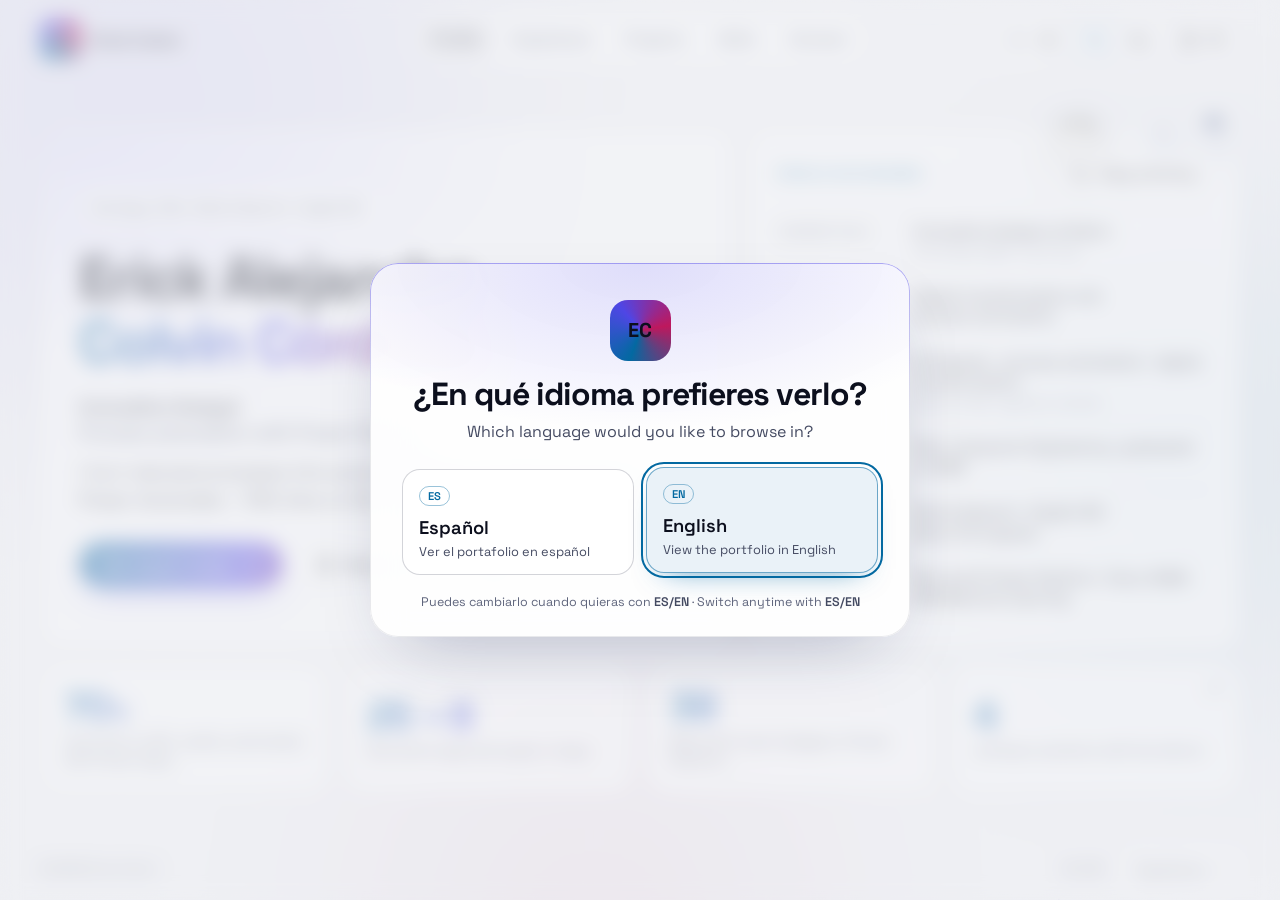
<file: index.html>
<!doctype html>
<html lang="es-CL">
<head>
  <meta charset="utf-8">
  <meta name="viewport" content="width=device-width, initial-scale=1, viewport-fit=cover">
  <title>Erick Colvin · Analista de Innovación · Power Platform · Santiago</title>
  <meta name="description" content="Erick Colvin Córdova, Ingeniero en Computación e Informática y Analista de Innovación en Santiago: transformación digital, automatización de procesos con Power Platform y desarrollo de software, con resultados medibles y demos en vivo.">
  <meta name="author" content="Erick Alejandro Colvin Córdova">
  <meta name="theme-color" content="#07080c">
  <meta property="og:type" content="website">
  <meta property="og:title" content="Erick Colvin · Analista de Innovación · Power Platform · Santiago">
  <meta property="og:description" content="Transformación digital y automatización de procesos con Power Platform, y desarrollo de software. Resultados medibles y demos en vivo.">
  <meta property="og:url" content="https://erickcolvin.github.io/">
  <meta property="og:image" content="https://erickcolvin.github.io/assets/og.png">
  <meta property="og:locale" content="es_CL">
  <meta property="og:locale:alternate" content="en_US">
  <meta name="twitter:card" content="summary_large_image">
  <link rel="canonical" href="https://erickcolvin.github.io/">
  <link rel="alternate" hreflang="es" href="https://erickcolvin.github.io/?lang=es">
  <link rel="alternate" hreflang="en" href="https://erickcolvin.github.io/?lang=en">
  <link rel="alternate" hreflang="x-default" href="https://erickcolvin.github.io/">
  <script type="application/ld+json">
  {
    "@context": "https://schema.org",
    "@type": "Person",
    "name": "Erick Alejandro Colvin Córdova",
    "alternateName": "Erick Colvin",
    "jobTitle": "Analista de Innovación",
    "description": "Ingeniero en Computación e Informática y Analista de Innovación: transformación digital, automatización de procesos con Power Platform y desarrollo de software.",
    "url": "https://erickcolvin.github.io/",
    "image": "https://erickcolvin.github.io/assets/og.png",
    "email": "mailto:erick.a.colvincordova@gmail.com",
    "address": { "@type": "PostalAddress", "addressLocality": "Santiago", "addressCountry": "CL" },
    "knowsLanguage": ["es", "en", "pt"],
    "knowsAbout": ["Transformación digital", "Automatización de procesos", "Mejora continua", "5S", "Standard Work", "Gestión documental", "Power Apps", "Power Automate", "Power BI", "SharePoint", "TypeScript", "React", "Node.js", "PostgreSQL", ".NET"],
    "hasCredential": [
      { "@type": "EducationalOccupationalCredential", "name": "CCNA: Conmutación, enrutamiento y redes inalámbricas", "recognizedBy": { "@type": "Organization", "name": "Cisco" } },
      { "@type": "EducationalOccupationalCredential", "name": "Machine Learning for Data Science Projects", "recognizedBy": { "@type": "Organization", "name": "IBM SkillsBuild" } }
    ],
    "sameAs": ["https://github.com/ErickColvin", "https://www.linkedin.com/in/erickcolvin"]
  }
  </script>
  <link rel="icon" href="assets/favicon.svg" type="image/svg+xml">
  <link rel="preconnect" href="https://fonts.googleapis.com">
  <link rel="preconnect" href="https://fonts.gstatic.com" crossorigin>
  <link href="https://fonts.googleapis.com/css2?family=Space+Grotesk:wght@400;500;600;700&display=swap" rel="stylesheet">
  <link rel="stylesheet" href="css/styles.css">
  <link rel="stylesheet" href="css/recorrido.css">
  <link rel="stylesheet" href="css/reel.css">
  <script>
    // Tema, animaciones e idioma antes de pintar, para evitar parpadeos.
    (function () {
      var d = document.documentElement, tema, mov, idioma, param;
      try { tema = localStorage.getItem('tema'); mov = localStorage.getItem('movimiento'); idioma = localStorage.getItem('idioma'); } catch (e) {}
      param = (location.search.match(/[?&]lang=(es|en)\b/) || [])[1];
      if (param) idioma = param;
      if (!tema) tema = matchMedia('(prefers-color-scheme: light)').matches ? 'light' : 'dark';
      if (!mov) mov = matchMedia('(prefers-reduced-motion: reduce)').matches ? 'reducido' : 'completo';
      d.dataset.idiomaElegido = idioma ? 'si' : 'no';
      if (!idioma) idioma = /^es\b/i.test(navigator.language || '') ? 'es' : 'en';
      d.dataset.theme = tema;
      d.dataset.motion = mov;
      d.dataset.idioma = idioma;
      d.lang = idioma === 'en' ? 'en' : 'es-CL';
      d.classList.add('js');
    })();
  </script>
</head>
<body>
  <a class="saltar" href="#contenido" data-i18n="saltar">Saltar al contenido</a>

  <!-- Fondo: aurora suave, cielo de estrellas, luna con su estación y grano -->
  <div class="fondo" aria-hidden="true">
    <div class="fondo__manchas"><span></span><span></span><span></span></div>
    <!-- La luna queda fija y la estación orbita a su alrededor (pasa por delante y por detrás) -->
    <div class="sistema">
      <!-- Luna: relieve que se desliza (gira sobre su eje) bajo la fase y el sombreado, que quedan fijos -->
      <div class="luna">
        <svg viewBox="0 0 200 200">
          <defs>
            <radialGradient id="luna-base" cx="42%" cy="40%" r="66%">
              <stop offset="0" class="luna-1"/><stop offset="0.6" class="luna-2"/><stop offset="1" class="luna-3"/>
            </radialGradient>
            <radialGradient id="luna-crater" fx="40%" fy="38%">
              <stop offset="0" stop-color="#4f4c4a" stop-opacity="0.5"/>
              <stop offset="0.7" stop-color="#4f4c4a" stop-opacity="0.22"/>
              <stop offset="0.86" stop-color="#ffffff" stop-opacity="0.32"/>
              <stop offset="1" stop-color="#ffffff" stop-opacity="0"/>
            </radialGradient>
            <radialGradient id="luna-limbo" cx="50%" cy="50%" r="50%">
              <stop offset="0.62" stop-color="#000" stop-opacity="0"/>
              <stop offset="1" stop-color="#000" class="luna-limbo"/>
            </radialGradient>
            <!-- Mares de borde suave (degradado por mancha) y grano fino del regolito.
                 El relieve se reutiliza con <use>: sus colores van en atributos o en degradados, no en clases -->
            <radialGradient id="luna-mar">
              <stop offset="0" class="mar-1"/><stop offset="0.65" class="mar-1"/><stop offset="1" class="mar-2"/>
            </radialGradient>
            <filter id="luna-grano" x="0" y="0" width="100%" height="100%">
              <feTurbulence type="fractalNoise" baseFrequency="1.3" numOctaves="1" seed="3"/>
              <feColorMatrix values="0 0 0 0 0  0 0 0 0 0  0 0 0 0 0  1 0 0 0 -0.55"/>
            </filter>
            <filter id="luna-terminador" x="-20%" y="-20%" width="140%" height="140%"><feGaussianBlur stdDeviation="6"/></filter>
            <clipPath id="luna-disco"><circle cx="100" cy="100" r="96"/></clipPath>
            <!-- Fase gibosa: se ilumina la mitad izquierda más una elipse; lo demás queda en sombra -->
            <mask id="luna-fase">
              <rect width="200" height="200" fill="#fff"/>
              <g filter="url(#luna-terminador)">
                <rect x="-20" y="-20" width="120" height="240" fill="#000"/>
                <ellipse cx="100" cy="100" rx="68" ry="100" fill="#000"/>
              </g>
            </mask>
            <g id="luna-relieve">
              <g fill="url(#luna-mar)">
                <path d="M18 62c10-18 34-24 50-14 12 8 10 26-2 34-14 9-38 6-48-6-4-5-3-10 0-14z"/>
                <path d="M70 40c12-8 30-6 36 6 6 13-4 24-18 25-12 1-24-6-25-16 0-6 2-11 7-15z"/>
                <path d="M98 78c14-6 32 0 36 14 4 15-8 28-24 28-14 0-24-9-24-21 0-9 5-17 12-21z"/>
                <path d="M30 118c14-6 30 2 32 16 2 12-10 22-24 20-12-2-18-12-16-22 1-6 3-11 8-14z"/>
                <path d="M140 46c10-4 22 2 22 12s-10 16-20 14c-8-2-12-8-10-15 1-5 4-9 8-11z"/>
                <path d="M150 120c12-4 26 4 26 16 0 11-12 18-24 16-10-2-15-10-12-19 2-6 5-11 10-13z"/>
              </g>
              <rect width="200" height="200" filter="url(#luna-grano)" opacity="0.16"/>
              <g fill="url(#luna-crater)">
                <circle cx="44" cy="30" r="7"/><circle cx="120" cy="34" r="5"/><circle cx="62" cy="96" r="4"/>
                <circle cx="88" cy="150" r="9"/><circle cx="168" cy="96" r="6"/><circle cx="14" cy="96" r="5"/>
                <circle cx="132" cy="160" r="4"/><circle cx="186" cy="60" r="4"/><circle cx="108" cy="122" r="3"/>
                <circle cx="56" cy="168" r="5"/><circle cx="150" cy="22" r="3"/><circle cx="26" cy="146" r="3"/>
              </g>
              <!-- Un cráter joven y brillante con rayos, como Tycho -->
              <g>
                <path d="M70 176 52 196M70 176 92 194M70 176 46 168M70 176 96 170M70 176 70 150M70 176 60 154M70 176 84 156" stroke="#fbfaf6" stroke-opacity="0.16" stroke-width="1.1" fill="none"/>
                <circle cx="70" cy="176" r="3.2" fill="#fbfaf6"/>
              </g>
            </g>
          </defs>
          <circle cx="100" cy="100" r="96" fill="url(#luna-base)"/>
          <g clip-path="url(#luna-disco)">
            <g class="luna__superficie"><use href="#luna-relieve"/><use href="#luna-relieve" x="200"/></g>
            <rect class="luna-noche" width="200" height="200" mask="url(#luna-fase)"/>
          </g>
          <circle cx="100" cy="100" r="96" fill="url(#luna-limbo)"/>
        </svg>
      </div>
      <div class="orbita">
        <!-- Estación espacial: orbita la luna girando en 3D; los paneles reflejan la luz con un barrido y destellos -->
        <div class="estacion">
          <div class="estacion__cuerpo">
            <svg viewBox="0 0 240 124">
              <defs>
                <linearGradient id="est-panel" x1="0" y1="0" x2="1" y2="1">
                  <stop offset="0" stop-color="#2b4f9e"/><stop offset="0.5" stop-color="#173371"/><stop offset="1" stop-color="#0d2052"/>
                </linearGradient>
                <pattern id="est-celdas" width="6" height="5" patternUnits="userSpaceOnUse">
                  <path d="M0 0H6M0 0V5" stroke="#7ea6ee" stroke-opacity="0.45" stroke-width="0.6" fill="none"/>
                </pattern>
                <linearGradient id="est-modulo" x1="0" y1="0" x2="0" y2="1">
                  <stop offset="0" stop-color="#ffffff"/><stop offset="0.55" stop-color="#dfe3ec"/><stop offset="1" stop-color="#9aa2b6"/>
                </linearGradient>
                <linearGradient id="est-modulo-v" x1="0" y1="0" x2="1" y2="0">
                  <stop offset="0" stop-color="#ffffff"/><stop offset="0.6" stop-color="#dfe3ec"/><stop offset="1" stop-color="#9aa2b6"/>
                </linearGradient>
                <linearGradient id="est-brillo" x1="0" y1="0" x2="1" y2="0">
                  <stop offset="0" stop-color="#fff" stop-opacity="0"/><stop offset="0.5" stop-color="#fff" stop-opacity="0.85"/><stop offset="1" stop-color="#fff" stop-opacity="0"/>
                </linearGradient>
                <filter id="est-resplandor" x="-200%" y="-200%" width="500%" height="500%"><feGaussianBlur stdDeviation="2.2"/></filter>
                <g id="est-paneles">
                  <rect x="22" y="6" width="16" height="48" rx="1"/><rect x="22" y="70" width="16" height="48" rx="1"/>
                  <rect x="44" y="6" width="16" height="48" rx="1"/><rect x="44" y="70" width="16" height="48" rx="1"/>
                  <rect x="180" y="6" width="16" height="48" rx="1"/><rect x="180" y="70" width="16" height="48" rx="1"/>
                  <rect x="202" y="6" width="16" height="48" rx="1"/><rect x="202" y="70" width="16" height="48" rx="1"/>
                </g>
                <mask id="est-mascara"><use href="#est-paneles" fill="#fff"/></mask>
              </defs>
              <!-- Paneles solares con celdas y su mástil -->
              <use href="#est-paneles" fill="url(#est-panel)"/>
              <use href="#est-paneles" fill="url(#est-celdas)"/>
              <path class="est-mastil" d="M30 6V118M52 6V118M188 6V118M210 6V118"/>
              <!-- Radiadores -->
              <path class="est-radiador" d="M84 68 96 100 104 100 92 68Z M156 68 144 100 136 100 148 68Z"/>
              <!-- Armazón principal -->
              <rect x="16" y="58" width="208" height="8" rx="1.5" fill="url(#est-modulo)"/>
              <path class="est-armazon" d="M20 58l6 8 6-8 6 8 6-8 6 8 6-8 6 8 6-8 6 8 6-8 6 8 6-8 6 8 6-8 6 8 6-8 6 8M144 58l6 8 6-8 6 8 6-8 6 8 6-8 6 8 6-8 6 8 6-8 6 8 6-8 6 8"/>
              <!-- Módulos presurizados -->
              <rect x="94" y="52" width="52" height="20" rx="9" fill="url(#est-modulo)"/>
              <rect x="110" y="26" width="20" height="72" rx="9" fill="url(#est-modulo-v)"/>
              <rect x="114" y="98" width="12" height="16" rx="5" fill="url(#est-modulo-v)"/>
              <circle cx="120" cy="62" r="5" fill="#c9cfdc"/>
              <!-- Reflejo que barre los paneles -->
              <g mask="url(#est-mascara)"><rect class="est-brillo" x="-40" y="0" width="34" height="124" fill="url(#est-brillo)"/></g>
              <!-- Destellos: el sol rebota en un panel -->
              <g class="est-destello est-destello--1" filter="url(#est-resplandor)"><path d="M52 24l1.6 5.4 5.4 1.6-5.4 1.6L52 38l-1.6-5.4L45 31l5.4-1.6Z"/></g>
              <path class="est-destello est-destello--1" d="M52 22l1.2 7.8 7.8 1.2-7.8 1.2L52 40l-1.2-7.8L43 31l7.8-1.2Z"/>
              <g class="est-destello est-destello--2" filter="url(#est-resplandor)"><path d="M188 92l1.4 4.6 4.6 1.4-4.6 1.4-1.4 4.6-1.4-4.6-4.6-1.4 4.6-1.4Z"/></g>
              <path class="est-destello est-destello--2" d="M188 90l1 7 7 1-7 1-1 7-1-7-7-1 7-1Z"/>
            </svg>
          </div>
        </div>
      </div>
    </div>
    <canvas class="fondo__red" id="red"></canvas>
    <div class="fondo__grano"></div>
  </div>
  <div class="luz-cursor" aria-hidden="true"></div>

  <header class="barra" id="barra">
    <a class="barra__logo" href="#inicio" data-ir="inicio" data-i18n-attr="aria-label:logo.etiqueta" aria-label="Erick Colvin, ir al inicio">
      <span class="monograma">EC</span>
      <span class="barra__nombre">Erick Colvin</span>
    </a>

    <nav class="pestanas" data-i18n-attr="aria-label:nav.etiqueta" aria-label="Secciones">
      <span class="pestanas__marca" aria-hidden="true"></span>
      <a href="#inicio" data-ir="inicio">
        <svg viewBox="0 0 24 24" aria-hidden="true"><path d="M3 10.5 12 3l9 7.5"/><path d="M5 9v11h14V9"/><path d="M10 20v-6h4v6"/></svg>
        <span data-i18n="nav.inicio">Perfil</span>
      </a>
      <a href="#trayectoria" data-ir="trayectoria">
        <svg viewBox="0 0 24 24" aria-hidden="true"><rect x="2" y="7" width="20" height="14" rx="2"/><path d="M16 21V5a2 2 0 0 0-2-2h-4a2 2 0 0 0-2 2v16"/></svg>
        <span data-i18n="nav.trayectoria">Experiencia</span>
      </a>
      <a href="#proyectos" data-ir="proyectos">
        <svg viewBox="0 0 24 24" aria-hidden="true"><path d="m12 2 10 5-10 5L2 7l10-5Z"/><path d="m2 17 10 5 10-5"/><path d="m2 12 10 5 10-5"/></svg>
        <span data-i18n="nav.proyectos">Proyectos</span>
      </a>
      <a href="#habilidades" data-ir="habilidades">
        <svg viewBox="0 0 24 24" aria-hidden="true"><path d="M12 3l1.8 5.4L19 10l-5.2 1.6L12 17l-1.8-5.4L5 10l5.2-1.6z"/><path d="M19 15l.7 2.1 2.1.7-2.1.7L19 21l-.7-2.5-2.1-.7 2.1-.7z"/></svg>
        <span class="pestana__largo" data-i18n="nav.habilidades">Competencias</span> <span class="pestana__corto" data-i18n="nav.habilidades.corto">Aptitudes</span>
      </a>
      <a href="#contacto" data-ir="contacto">
        <svg viewBox="0 0 24 24" aria-hidden="true"><rect x="2" y="4" width="20" height="16" rx="2"/><path d="m22 7-10 6L2 7"/></svg>
        <span data-i18n="nav.contacto">Contacto</span>
      </a>
    </nav>

    <div class="barra__acciones">
      <button class="idioma-btn" id="btn-idioma" type="button" data-i18n-attr="aria-label:idioma.cambiar" aria-label="Idioma: ES / EN">
        <span data-cod="es">ES</span><span data-cod="en">EN</span>
      </button>
      <button class="icono-btn" id="btn-movimiento" type="button" aria-pressed="true">
        <svg viewBox="0 0 24 24" aria-hidden="true"><path d="M12 3l1.8 5.4L19 10l-5.2 1.6L12 17l-1.8-5.4L5 10l5.2-1.6z"/><path d="M19 15l.7 2.1 2.1.7-2.1.7L19 21l-.7-2.5-2.1-.7 2.1-.7z"/></svg>
        <span class="sr" data-i18n="animaciones">Animaciones</span>
      </button>
      <button class="icono-btn" id="btn-tema" type="button">
        <svg class="ico-sol" viewBox="0 0 24 24" aria-hidden="true"><circle cx="12" cy="12" r="4"/><path d="M12 2v2M12 20v2M4.9 4.9l1.4 1.4M17.7 17.7l1.4 1.4M2 12h2M20 12h2M6.3 17.7l-1.4 1.4M19.1 4.9l-1.4 1.4"/></svg>
        <svg class="ico-luna" viewBox="0 0 24 24" aria-hidden="true"><path d="M12 3a6 6 0 0 0 9 9 9 9 0 1 1-9-9Z"/></svg>
        <span class="sr" data-i18n="tema">Cambiar tema</span>
      </button>
      <a class="btn btn--chico btn--fantasma barra__cv" href="cv.html" data-cv>
        <svg viewBox="0 0 24 24" aria-hidden="true"><path d="M14 2H6a2 2 0 0 0-2 2v16a2 2 0 0 0 2 2h12a2 2 0 0 0 2-2V8z"/><path d="M14 2v6h6"/><path d="M8 13h8M8 17h5"/></svg>
        CV
      </a>
    </div>
  </header>

  <main class="escenario" id="contenido">

    <!-- ============ 01 · INICIO ============ -->
    <section class="vista" id="inicio" data-i18n-attr="aria-label:nav.inicio" aria-label="Perfil">
      <div class="vista__marco">
        <div class="bento">
          <article class="tile bento__hero revelar">
            <p class="etiqueta"><span data-i18n="hero.etiqueta">Santiago, Chile · Español nativo · Inglés B2</span></p>
            <h1 class="hero__titulo" aria-label="Erick Alejandro Colvin Córdova" tabindex="-1">
              <span class="linea" aria-hidden="true"><span class="letras">Erick Alejandro</span></span>
              <span class="linea degradado" aria-hidden="true"><span class="letras">Colvin Córdova</span></span>
            </h1>
            <p class="hero__rol" data-i18n-html="hero.rol"><span>Analista de Innovación</span><span>Automatización de procesos con Power Platform</span></p>
            <p class="hero__bajada" data-i18n="hero.bajada">Convierto procesos manuales en flujos automáticos con Power Apps y Power Automate: −70% de tiempo en auditorías 5S+ de áreas productivas.</p>
            <div class="hero__ctas">
              <a class="btn btn--primario iman" href="#proyectos" data-ir="proyectos"><span data-i18n="hero.ver">Ver casos de impacto</span>
                <svg viewBox="0 0 24 24" aria-hidden="true"><path d="M5 12h14M13 6l6 6-6 6"/></svg>
              </a>
              <a class="btn btn--fantasma iman" href="cv.html" data-cv>
                <svg viewBox="0 0 24 24" aria-hidden="true"><path d="M14 2H6a2 2 0 0 0-2 2v16a2 2 0 0 0 2 2h12a2 2 0 0 0 2-2V8z"/><path d="M14 2v6h6"/><path d="M8 13h8M8 17h5"/></svg>
                <span data-i18n="hero.cv">Descargar CV</span>
              </a>
              <a class="btn btn--fantasma btn--icono iman" href="https://www.linkedin.com/in/erickcolvin" target="_blank" rel="noopener" aria-label="LinkedIn">
                <svg class="relleno" viewBox="0 0 24 24" aria-hidden="true"><path d="M20.4 20.5h-3.6v-5.6c0-1.3 0-3-1.8-3s-2.1 1.4-2.1 2.9v5.7H9.3V9h3.4v1.6c.5-.9 1.6-1.9 3.4-1.9 3.6 0 4.3 2.4 4.3 5.5v6.3ZM5.3 7.4a2 2 0 1 1 0-4.1 2 2 0 0 1 0 4.1Zm1.8 13.1H3.6V9h3.5v11.5ZM22.2 0H1.8C.8 0 0 .8 0 1.7v20.6c0 .9.8 1.7 1.8 1.7h20.4c1 0 1.8-.8 1.8-1.7V1.7C24 .8 23.2 0 22.2 0Z"/></svg>
              </a>
            </div>
          </article>

          <article class="tile bento__resumen revelar" aria-labelledby="resumen-titulo">
            <header class="resumen__cab">
              <h2 class="mini-titulo" id="resumen-titulo" data-i18n="res.titulo">Perfil en 30 segundos</h2>
              <button class="btn btn--chico btn--fantasma js-copiar-resumen" type="button">
                <svg viewBox="0 0 24 24" aria-hidden="true"><rect x="9" y="9" width="13" height="13" rx="2"/><path d="M5 15H4a2 2 0 0 1-2-2V4a2 2 0 0 1 2-2h9a2 2 0 0 1 2 2v1"/></svg>
                <span data-i18n="res.copiar" aria-live="polite">Copiar resumen</span>
              </button>
            </header>
            <dl class="ficha-perfil">
              <div><dt data-i18n="res.rol">Rol actual</dt><dd><span data-i18n="res.rol.valor">Analista de Innovación en Eaton</span> <small><span data-i18n="res.desde">desde sep. 2025</span><span class="js-antiguedad"></span></small></dd></div>
              <div><dt data-i18n="res.enfoque">Enfoque</dt><dd data-i18n="res.enfoque.valor">Transformación digital y automatización de procesos</dd></div>
              <div><dt data-i18n="res.busco">Roles de interés</dt><dd><span data-i18n="res.busco.valor">Ingeniero IA · automatización de procesos · digitalización</span> <small data-i18n="res.busco.extra">Abierto a conversar · híbrido o remoto</small></dd></div>
              <div><dt data-i18n="res.formacion">Formación</dt><dd data-i18n="res.formacion.valor">Ing. en Computación e Informática · titulado en 2026</dd></div>
              <div><dt data-i18n="res.idiomas">Idiomas</dt><dd data-i18n="res.idiomas.valor">Español nativo · Inglés B2 · Portugués básico</dd></div>
              <div><dt data-i18n="res.credenciales">Credenciales</dt><dd data-i18n="res.credenciales.valor">Microsoft Power Platform · Cisco CCNA · IBM Machine Learning</dd></div>
            </dl>
          </article>

          <div class="tile cifra revelar">
            <strong><span data-contar="70">70</span><small>%</small></strong>
            <span data-i18n="cifra.auditorias">Menos tiempo en auditorías 5S+, automatizadas con Power Apps</span>
          </div>
          <div class="tile cifra revelar">
            <strong>25<small class="flecha">→</small><span data-contar="8" data-desde="25">8</span></strong>
            <span data-i18n="cifra.aprobacion">Ciclo de aprobación de documentos, en días</span>
          </div>
          <div class="tile cifra revelar">
            <strong><span data-contar="38">38</span></strong>
            <span data-i18n="cifra.insignias">insignias Microsoft Learn en Power Platform</span>
          </div>
          <a class="tile cifra cifra--enlace revelar" href="#proyectos" data-ir="proyectos">
            <strong><span data-contar="4" id="cifra-proyectos">4</span></strong>
            <span data-i18n="cifra.soluciones">soluciones de software con demo en vivo</span>
            <svg class="cifra__flecha" viewBox="0 0 24 24" aria-hidden="true"><path d="M7 17 17 7M8 7h9v9"/></svg>
          </a>
        </div>
      </div>
    </section>

    <!-- ============ 02 · TRAYECTORIA ============ -->
    <section class="vista" id="trayectoria" aria-labelledby="titulo-trayectoria">
      <div class="vista__marco">
        <header class="cab cab--fila revelar">
          <h2 id="titulo-trayectoria" tabindex="-1" data-i18n="nav.trayectoria">Experiencia</h2>
          <!-- Recorrido automático por las experiencias: lo construye js/recorrido.js -->
          <div class="recorrido" id="recorrido"></div>
        </header>

        <div class="trayectoria">
          <article class="tile sobre revelar">
            <p class="sobre__grande" data-i18n-html="sobre.grande">Profesional enfocado en <em>innovación</em> y <em>automatización de procesos</em>.</p>
            <p data-i18n="sobre.texto">Lidero la transformación digital de flujos operativos en entornos industriales, con impacto directo en eficiencia y en la reducción de carga manual. En paralelo construyo soluciones web completas (APIs, bases de datos, pagos, seguridad e IA local) con demo en vivo.</p>
            <ul class="datos">
              <li class="dato">
                <svg viewBox="0 0 24 24" aria-hidden="true"><path d="M20 10c0 6-8 12-8 12s-8-6-8-12a8 8 0 0 1 16 0Z"/><circle cx="12" cy="10" r="3"/></svg>
                <div><span data-i18n="dato.ubicacion">Ubicación</span><strong>Santiago, Chile</strong></div>
              </li>
              <li class="dato">
                <svg viewBox="0 0 24 24" aria-hidden="true"><path d="M22 10 12 5 2 10l10 5 10-5Z"/><path d="M6 12v5c3 3 9 3 12 0v-5"/><path d="M22 10v6"/></svg>
                <div><span data-i18n="dato.formacion">Formación</span><strong data-i18n="dato.titulo">Ing. en Computación e Informática</strong></div>
              </li>
              <li class="dato">
                <svg viewBox="0 0 24 24" aria-hidden="true"><path d="m5 8 6 6"/><path d="m4 14 6-6 2-3"/><path d="M2 5h12"/><path d="M7 2h1"/><path d="m22 22-5-10-5 10"/><path d="M14 18h6"/></svg>
                <div><span data-i18n="dato.idiomas">Idiomas</span><strong data-i18n="dato.idiomas.valor">Español · Inglés B2</strong><small data-i18n="dato.idiomas.extra">Portugués básico</small></div>
              </li>
              <li class="dato">
                <svg viewBox="0 0 24 24" aria-hidden="true"><circle cx="12" cy="12" r="9"/><path d="M12 7v5l3 2"/></svg>
                <div><span data-i18n="dato.hoy">Hoy</span><strong data-i18n="dato.cargo">Analista de Innovación · Eaton</strong><small><span data-i18n="dato.desde">Desde sep. 2025</span><span class="js-antiguedad"></span></small></div>
              </li>
            </ul>
          </article>

          <article class="tile experiencia revelar">
            <div class="hitos" role="tablist" data-i18n-attr="aria-label:tray.experiencia" aria-label="Experiencia" aria-orientation="vertical">
              <button class="hito activo" type="button" role="tab" id="tab-h1" aria-controls="panel-h1" aria-selected="true">
                <time data-i18n="h1.corto.fecha">Sep. 2025 – hoy</time><strong data-i18n="h1.titulo">Analista de Innovación</strong>
              </button>
              <button class="hito" type="button" role="tab" id="tab-h3" aria-controls="panel-h3" aria-selected="false" tabindex="-1">
                <time data-i18n="h3.corto.fecha">Ene. – Feb. 2024</time><strong data-i18n="h3.corto">Práctica profesional</strong>
              </button>
              <button class="hito" type="button" role="tab" id="tab-h5" aria-controls="panel-h5" aria-selected="false" tabindex="-1">
                <time data-i18n="h5.corto.fecha">Dic. 2022 – Sep. 2024</time><strong data-i18n="h5.corto">Técnico FLIR</strong>
              </button>
              <button class="hito" type="button" role="tab" id="tab-h2" aria-controls="panel-h2" aria-selected="false" tabindex="-1">
                <time>2024 – 2025</time><strong data-i18n="h2.titulo">Experiencia hotelera</strong>
              </button>
              <button class="hito hito--estudio" type="button" role="tab" id="tab-h4" aria-controls="panel-h4" aria-selected="false" tabindex="-1">
                <time>2021 – 2026</time><strong data-i18n="h4.corto">Ingeniería</strong>
              </button>
            </div>

            <div class="hito-paneles">
              <div class="hito-panel activo" role="tabpanel" id="panel-h1" aria-labelledby="tab-h1">
                <p class="hito-panel__fecha"><span data-i18n="h1.fecha">Sep. 2025 – Actualidad</span><span class="js-antiguedad"></span></p>
                <h3 data-i18n="h1.titulo">Analista de Innovación</h3>
                <p class="hito-panel__sub" data-i18n="h1.sub">Eaton · Practicante en 2025 · Áreas productivas en un entorno industrial</p>
                <ul>
                  <li data-i18n-html="h1.p1">Automaticé las auditorías 5S+ de áreas productivas con Power Apps y Power Automate, integrando 6 fuentes de datos y 5 flujos para gestionar hallazgos y evidencias de cumplimiento: <strong>−70% de tiempo</strong> del proceso.</li>
                  <li data-i18n-html="h1.p2">Implementé la gestión documental bajo Standard Work, estandarizando el control de versiones y la validación de responsables: el ciclo de aprobación bajó de <strong>25 a 8 días</strong>.</li>
                </ul>
                <div class="chips"><span>Power Apps</span><span>Power Automate</span><span>Standard Work</span><span>5S+</span></div>
              </div>
              <div class="hito-panel" role="tabpanel" id="panel-h2" aria-labelledby="tab-h2">
                <p class="hito-panel__fecha">2024 – 2025</p>
                <h3 data-i18n="h2.titulo">Experiencia hotelera</h3>
                <ul>
                  <li data-i18n="h2.p1">Atendí clientes en español, inglés y portugués, y gané soltura para adaptarme rápido a distintos roles.</li>
                </ul>
                <div class="chips"><span data-i18n="h2.c1">Atención al cliente</span><span data-i18n="h2.c2">Trilingüe</span></div>
              </div>
              <div class="hito-panel" role="tabpanel" id="panel-h3" aria-labelledby="tab-h3">
                <p class="hito-panel__fecha" data-i18n="h3.fecha">Ene. 2024 – Feb. 2024</p>
                <h3 data-i18n="h3.titulo">Práctica profesional · Automatización de procesos</h3>
                <ul>
                  <li data-i18n="h3.p1">Creé automatizaciones con JavaScript y Node.js que redujeron las tareas manuales y subieron la eficiencia del equipo.</li>
                </ul>
                <div class="chips"><span>JavaScript</span><span>Node.js</span></div>
              </div>
              <div class="hito-panel" role="tabpanel" id="panel-h4" aria-labelledby="tab-h4">
                <p class="hito-panel__fecha" data-i18n="h4.fecha">2021 – 2026</p>
                <h3 data-i18n="h4.titulo">Ingeniería en Computación e Informática</h3>
                <ul>
                  <li data-i18n="h4.p1">Proyecto de título: plataforma logística con trazabilidad, importación desde Excel y alertas de stock, que después evolucionó en TraceLink.</li>
                </ul>
                <div class="chips"><span data-i18n="h4.c1">Formación</span><span data-i18n="h4.c2">Proyecto de título</span></div>
              </div>
              <div class="hito-panel" role="tabpanel" id="panel-h5" aria-labelledby="tab-h5">
                <p class="hito-panel__fecha" data-i18n="h5.fecha">Dic. 2022 – Sep. 2024</p>
                <h3 data-i18n="h5.titulo">Técnico en cámaras termográficas FLIR</h3>
                <ul>
                  <li data-i18n="h5.p1">Revisé, reparé y calibré cámaras FLIR, y trabajé junto a un equipo técnico en Brasil para mantener los equipos siempre listos.</li>
                </ul>
                <div class="chips"><span data-i18n="h5.c1">Calibración</span><span>Hardware</span><span data-i18n="h5.c3">Equipo internacional</span></div>
              </div>
            </div>
          </article>
        </div>
      </div>
    </section>

    <!-- ============ 03 · PROYECTOS ============ -->
    <section class="vista" id="proyectos" aria-labelledby="titulo-proyectos">
      <div class="vista__marco">
        <header class="cab cab--fila revelar">
          <div>
            <h2 id="titulo-proyectos" tabindex="-1" data-i18n="nav.proyectos">Proyectos</h2>
          </div>
          <div class="segmento" role="tablist" data-i18n-attr="aria-label:proy.ver" aria-label="Ver">
            <span class="segmento__marca" aria-hidden="true"></span>
            <button type="button" role="tab" class="activo" aria-selected="true" aria-controls="panel-galeria" id="seg-galeria" data-panel="galeria" data-i18n="nav.proyectos">Proyectos</button>
            <button type="button" role="tab" aria-selected="false" aria-controls="panel-actividad" id="seg-actividad" data-panel="actividad" tabindex="-1" data-i18n="proy.actividad">Actividad</button>
          </div>
        </header>

        <div class="panel-proyectos activo" id="panel-galeria" role="tabpanel" aria-labelledby="seg-galeria">
          <div class="galeria">
            <div class="galeria__lado revelar">
              <ul class="resumen-gh" data-i18n-attr="aria-label:proy.resumen" aria-label="Resumen">
                <li><strong id="gh-proyectos">4</strong> <span data-i18n="proy.r.proyectos">proyectos</span></li>
                <li><strong id="gh-commits">134</strong> commits</li>
                <li><strong id="gh-lenguajes">8</strong> <span data-i18n="proy.r.lenguajes">lenguajes</span></li>
                <li><strong id="gh-demos">4</strong> demos</li>
              </ul>
              <div class="filtros" role="group" data-i18n-attr="aria-label:proy.filtrar" aria-label="Filtrar proyectos">
                <button type="button" class="filtro activo" data-filtro="todos" aria-pressed="true" data-i18n="proy.f.todos">Todos</button>
                <button type="button" class="filtro" data-filtro="automatizacion" aria-pressed="false" data-i18n="proy.f.auto">Automatización</button>
                <button type="button" class="filtro" data-filtro="fullstack" aria-pressed="false">Full-stack</button>
                <button type="button" class="filtro" data-filtro="ia" aria-pressed="false" data-i18n="proy.f.ia">IA</button>
                <button type="button" class="filtro" data-filtro="web" aria-pressed="false">Web</button>
              </div>
              <div class="lista-proyectos" id="lista-proyectos" role="tablist" data-i18n-attr="aria-label:nav.proyectos" aria-label="Proyectos" aria-orientation="vertical"></div>
            </div>
            <div class="detalle-caja" id="detalle" role="tabpanel" aria-live="polite"></div>
          </div>
          <noscript><p class="cab__num">Activa JavaScript para ver los proyectos.</p></noscript>
        </div>

        <div class="panel-proyectos" id="panel-actividad" role="tabpanel" aria-labelledby="seg-actividad">
          <div class="tile actividad" id="actividad">
            <div class="actividad__cab">
              <h3 data-i18n="act.titulo">Actividad en GitHub</h3>
              <p class="actividad__nota" data-i18n="act.nota">Mis commits en los repositorios de estos proyectos. El trabajo en Power Platform no vive en GitHub.</p>
            </div>
            <dl class="actividad__datos">
              <div><dt>commits</dt><dd id="act-total">0</dd></div>
              <div><dt data-i18n="act.dias">días con commits</dt><dd id="act-dias">0</dd></div>
              <div><dt data-i18n="act.racha">días seguidos, la racha más larga</dt><dd id="act-racha">0</dd></div>
              <div><dt id="act-max-fecha">el día más activo</dt><dd id="act-max">0</dd></div>
            </dl>
            <div class="actividad__desliza" id="act-desliza">
              <div class="actividad__tabla">
                <span></span>
                <div class="actividad__meses" id="act-meses" aria-hidden="true"></div>
                <div class="actividad__semana" id="act-semana" aria-hidden="true"></div>
                <div class="actividad__grilla" id="act-grilla" role="img"></div>
              </div>
            </div>
            <div class="actividad__pie">
              <p id="act-generado"></p>
              <p class="actividad__leyenda" aria-hidden="true"><span data-i18n="act.menos">Menos</span> <i data-n="0"></i><i data-n="1"></i><i data-n="2"></i><i data-n="3"></i><i data-n="4"></i> <span data-i18n="act.mas">Más</span></p>
            </div>
            <p class="actividad__tip" id="act-tip" role="status" hidden></p>
          </div>
        </div>
      </div>
    </section>

    <!-- ============ 04 · HABILIDADES ============ -->
    <section class="vista" id="habilidades" aria-labelledby="titulo-habilidades">
      <div class="vista__marco">
        <header class="cab revelar">
          <h2 id="titulo-habilidades" tabindex="-1" data-i18n="nav.habilidades">Competencias</h2>
        </header>

        <div class="grupos">
          <article class="tile grupo revelar">
            <div class="grupo__icono"><svg viewBox="0 0 24 24" aria-hidden="true"><path d="M13 2 3 14h9l-1 8 10-12h-9l1-8z"/></svg></div>
            <h3 data-i18n="hab.g1">Automatización y Power Platform</h3>
            <div class="chips"><span>Power Apps</span><span>Power Automate</span><span>SharePoint</span><span>Power BI</span><span>AI Builder</span><span>Excel</span></div>
            <p class="grupo__evidencia" data-i18n="hab.e1">Aplicado en auditorías 5S+ y gestión documental.</p>
          </article>
          <article class="tile grupo revelar">
            <div class="grupo__icono"><svg viewBox="0 0 24 24" aria-hidden="true"><path d="M3 12a9 9 0 0 1 15.5-6.2L21 8"/><path d="M21 3v5h-5"/><path d="M21 12a9 9 0 0 1-15.5 6.2L3 16"/><path d="M3 21v-5h5"/></svg></div>
            <h3 data-i18n="hab.g2">Procesos y mejora continua</h3>
            <div class="chips"><span>5S+</span><span>Standard Work</span><span data-i18n="hab.c.doc">Gestión documental</span><span data-i18n="hab.c.aprob">Flujos de aprobación</span><span data-i18n="hab.c.versiones">Control de versiones</span><span data-i18n="hab.c.mejora">Mejora continua</span></div>
            <p class="grupo__evidencia" data-i18n="hab.e2">−70% en auditorías y aprobaciones de 25 a 8 días.</p>
          </article>
          <article class="tile grupo revelar">
            <div class="grupo__icono"><svg viewBox="0 0 24 24" aria-hidden="true"><path d="m16 18 6-6-6-6"/><path d="m8 6-6 6 6 6"/></svg></div>
            <h3 data-i18n="hab.g3">Desarrollo y datos</h3>
            <div class="chips"><span>TypeScript</span><span>JavaScript</span><span>React</span><span>Node.js</span><span>C# · .NET</span><span>Python</span><span>PostgreSQL</span><span>MongoDB</span><span>Prisma</span><span>Docker</span><span>GitHub Actions</span></div>
            <p class="grupo__evidencia" data-i18n="hab.e3">4 soluciones de software con demo en vivo.</p>
          </article>
          <article class="tile grupo revelar">
            <div class="grupo__icono"><svg viewBox="0 0 24 24" aria-hidden="true"><path d="M12 22s8-4 8-10V5l-8-3-8 3v7c0 6 8 10 8 10Z"/><path d="m9 12 2 2 4-4"/></svg></div>
            <h3 data-i18n="hab.g4">Seguridad, redes e IA</h3>
            <div class="chips"><span data-i18n="hab.seguridad">Seguridad web</span><span>CCNA</span><span>Machine Learning</span><span data-i18n="hab.llm">LLM local (Ollama)</span></div>
            <p class="grupo__evidencia" data-i18n="hab.e4">Sesiones seguras y roles en TraceLink; IA local en Finanzas.</p>
          </article>
        </div>

        <h3 class="subtitulo revelar" data-i18n="hab.certificaciones">Credenciales y formación continua</h3>
        <ul class="certificados">
          <li class="tile certificado certificado--ancho revelar">
            <span class="certificado__fecha">Microsoft Learn</span>
            <strong data-i18n="cert.ms">38 insignias y 6 trofeos en Power Platform</strong>
            <span data-i18n="cert.ms.det">Power Automate con múltiples orígenes de datos, AI Builder, flujos de aprobación y diseño de interfaces en Power Apps.</span>
          </li>
          <li class="tile certificado revelar">
            <span class="certificado__fecha" data-i18n="cert.ccna.fecha">Jul. 2025 · Cisco</span>
            <strong data-i18n="cert.ccna">CCNA: Conmutación, enrutamiento y redes inalámbricas</strong>
          </li>
          <li class="tile certificado revelar">
            <span class="certificado__fecha" data-i18n="cert.ibm.fecha">Jun. 2025 · IBM SkillsBuild</span>
            <strong>Machine Learning for Data Science Projects</strong>
          </li>
          <li class="tile certificado revelar">
            <span class="certificado__fecha" data-i18n="cert.flir.fecha">Ago. 2024 · FLIR Brasil</span>
            <strong data-i18n="cert.flir">Calibración de cuerpos negros</strong>
          </li>
          <li class="tile certificado revelar">
            <span class="certificado__fecha" data-i18n="cert.ingles.fecha">Ene. 2024 · Chileno Británico</span>
            <strong data-i18n="cert.ingles">Inglés social y laboral 4 · 94%</strong>
          </li>
        </ul>
      </div>
    </section>

    <!-- ============ 05 · CONTACTO ============ -->
    <section class="vista" id="contacto" aria-labelledby="titulo-contacto">
      <div class="vista__marco vista__marco--centro">
        <div class="contacto revelar">
          <h2 class="contacto__grande" id="titulo-contacto" tabindex="-1" data-i18n-html="contacto.titulo"><span class="signo-abre">¿</span>Conversamos?</h2>
          <p class="contacto__texto" data-i18n="contacto.texto">Si tu equipo trabaja en IA, automatización de procesos o digitalización, escríbeme: estoy abierto a conversar, en modalidad híbrida o remota.</p>
          <div class="contacto__acciones">
            <a class="btn btn--primario iman" href="mailto:erick.a.colvincordova@gmail.com?subject=Hola%20Erick%2C%20vi%20tu%20portafolio" data-asunto>
              <svg viewBox="0 0 24 24" aria-hidden="true"><rect x="2" y="4" width="20" height="16" rx="2"/><path d="m22 7-10 6L2 7"/></svg>
              <span class="correo">erick.a.colvincordova<wbr>@gmail.com</span>
            </a>
            <button class="btn btn--fantasma" type="button" id="btn-copiar" data-correo="erick.a.colvincordova@gmail.com">
              <svg viewBox="0 0 24 24" aria-hidden="true"><rect x="9" y="9" width="13" height="13" rx="2"/><path d="M5 15H4a2 2 0 0 1-2-2V4a2 2 0 0 1 2-2h9a2 2 0 0 1 2 2v1"/></svg>
              <span data-i18n="contacto.copiar" aria-live="polite">Copiar correo</span>
            </button>
          </div>
          <div class="contacto__redes">
            <a href="https://www.linkedin.com/in/erickcolvin" target="_blank" rel="noopener" class="red iman">
              <svg class="relleno" viewBox="0 0 24 24" aria-hidden="true"><path d="M20.4 20.5h-3.6v-5.6c0-1.3 0-3-1.8-3s-2.1 1.4-2.1 2.9v5.7H9.3V9h3.4v1.6c.5-.9 1.6-1.9 3.4-1.9 3.6 0 4.3 2.4 4.3 5.5v6.3ZM5.3 7.4a2 2 0 1 1 0-4.1 2 2 0 0 1 0 4.1Zm1.8 13.1H3.6V9h3.5v11.5ZM22.2 0H1.8C.8 0 0 .8 0 1.7v20.6c0 .9.8 1.7 1.8 1.7h20.4c1 0 1.8-.8 1.8-1.7V1.7C24 .8 23.2 0 22.2 0Z"/></svg>
              LinkedIn
            </a>
            <a href="https://github.com/ErickColvin" target="_blank" rel="noopener" class="red iman">
              <svg class="relleno" viewBox="0 0 24 24" aria-hidden="true"><path d="M12 .3a12 12 0 0 0-3.8 23.4c.6.1.8-.3.8-.6v-2c-3.3.7-4-1.6-4-1.6-.6-1.4-1.4-1.8-1.4-1.8-1-.7.1-.7.1-.7 1.2.1 1.8 1.2 1.8 1.2 1.1 1.8 2.8 1.3 3.5 1 0-.8.4-1.3.7-1.6-2.6-.3-5.4-1.3-5.4-5.9 0-1.3.5-2.4 1.2-3.2 0-.3-.5-1.5.2-3.2 0 0 1-.3 3.3 1.2a11.5 11.5 0 0 1 6 0C17.3 4.7 18.3 5 18.3 5c.7 1.7.2 2.9.1 3.2.8.8 1.2 1.9 1.2 3.2 0 4.6-2.8 5.6-5.5 5.9.5.4.9 1.1.9 2.2v3.3c0 .3.2.7.8.6A12 12 0 0 0 12 .3"/></svg>
              GitHub
            </a>
            <a href="cv.html" class="red iman" data-cv>
              <svg viewBox="0 0 24 24" aria-hidden="true"><path d="M14 2H6a2 2 0 0 0-2 2v16a2 2 0 0 0 2 2h12a2 2 0 0 0 2-2V8z"/><path d="M14 2v6h6"/><path d="M8 13h8M8 17h5"/></svg>
              <span data-i18n="contacto.cv">CV en PDF</span>
            </a>
            <button type="button" class="red iman js-copiar-resumen">
              <svg viewBox="0 0 24 24" aria-hidden="true"><rect x="9" y="9" width="13" height="13" rx="2"/><path d="M5 15H4a2 2 0 0 1-2-2V4a2 2 0 0 1 2-2h9a2 2 0 0 1 2 2v1"/></svg>
              <span data-i18n="contacto.resumen" aria-live="polite">Copiar resumen del perfil</span>
            </button>
          </div>
          <p class="contacto__hora"><span class="punto-vivo"></span> Santiago, Chile · <span id="hora-local">--:--</span> <span data-i18n="contacto.hora">hora local</span></p>
        </div>
      </div>
    </section>
  </main>

  <footer class="pie">
    <p>© <span id="anio">2026</span> Erick Colvin</p>
    <div class="paginador">
      <button class="paginador__btn" type="button" id="btn-anterior" data-i18n-attr="aria-label:pie.anterior" aria-label="Sección anterior">
        <svg viewBox="0 0 24 24" aria-hidden="true"><path d="M15 18l-6-6 6-6"/></svg>
      </button>
      <span class="paginador__pos" id="paginador-pos" aria-live="polite">01 / 05</span>
      <button class="paginador__btn paginador__btn--sig" type="button" id="btn-siguiente">
        <span id="paginador-sig">Experiencia</span>
        <svg viewBox="0 0 24 24" aria-hidden="true"><path d="M9 18l6-6-6-6"/></svg>
      </button>
    </div>
  </footer>

  <!-- Elección de idioma en la primera visita (texto en los dos idiomas a propósito) -->
  <dialog class="dialogo-idioma" id="dialogo-idioma" aria-labelledby="dialogo-idioma-titulo">
    <div class="dialogo-idioma__caja">
      <span class="monograma monograma--grande" aria-hidden="true">EC</span>
      <h2 id="dialogo-idioma-titulo" class="dialogo-idioma__titulo">¿En qué idioma prefieres verlo?</h2>
      <p class="dialogo-idioma__sub" lang="en">Which language would you like to browse in?</p>
      <div class="dialogo-idioma__opciones">
        <button type="button" class="opcion-idioma" data-idioma="es" lang="es">
          <span class="opcion-idioma__cod">ES</span>
          <strong>Español</strong>
          <small>Ver el portafolio en español</small>
        </button>
        <button type="button" class="opcion-idioma" data-idioma="en" lang="en">
          <span class="opcion-idioma__cod">EN</span>
          <strong>English</strong>
          <small>View the portfolio in English</small>
        </button>
      </div>
      <p class="dialogo-idioma__nota">Puedes cambiarlo cuando quieras con <b>ES/EN</b> · <span lang="en">Switch anytime with <b>ES/EN</b></span></p>
    </div>
  </dialog>

  <!-- Vista ampliada de un proyecto: el caso, el detalle técnico y la demostración en una ventana grande -->
  <dialog class="ventana" id="ventana-proyecto" aria-labelledby="ventana-titulo">
    <div class="ventana__caja">
      <header class="ventana__cab">
        <div class="ventana__titulo" id="ventana-cab"></div>
        <button type="button" class="icono-btn ventana__cerrar" id="ventana-cerrar" data-i18n-attr="aria-label:ventana.cerrar" aria-label="Cerrar">
          <svg viewBox="0 0 24 24" aria-hidden="true"><path d="M18 6 6 18M6 6l12 12"/></svg>
        </button>
      </header>
      <div class="ventana__cuerpo" id="ventana-cuerpo" tabindex="-1"></div>
    </div>
  </dialog>

  <div class="aviso" id="aviso-movimiento" role="status" hidden>
    <p data-i18n-html="aviso.texto">Tu sistema pide <strong>animaciones reducidas</strong>, así que la página se muestra más quieta.</p>
    <div class="aviso__acciones">
      <button type="button" class="btn btn--primario btn--chico" id="aviso-activar" data-i18n="aviso.activar">Activar animaciones</button>
      <button type="button" class="icono-btn" id="aviso-cerrar" data-i18n-attr="aria-label:aviso.cerrar" aria-label="Cerrar aviso">
        <svg viewBox="0 0 24 24" aria-hidden="true"><path d="M18 6 6 18M6 6l12 12"/></svg>
      </button>
    </div>
  </div>

  <script src="js/proyectos.js"></script>
  <script src="js/actividad.js"></script>
  <script src="js/i18n.js"></script>
  <script src="js/reel.js"></script>
  <script src="js/main.js"></script>
  <script src="js/recorrido.js"></script>
</body>
</html>
</file>
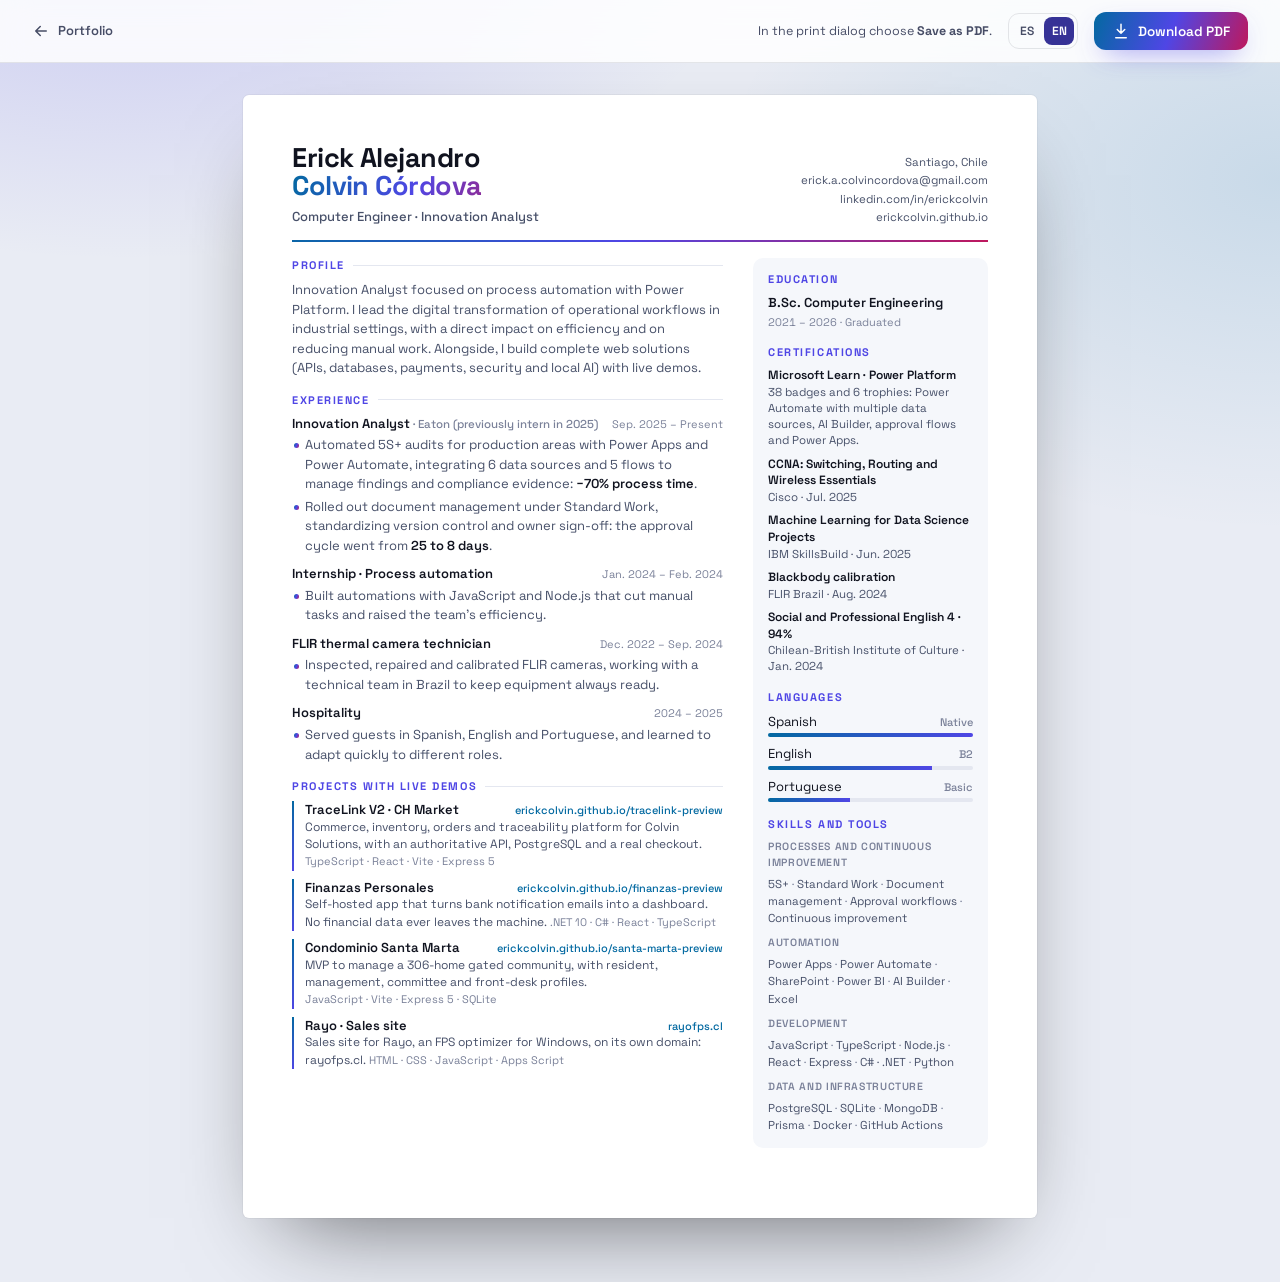
<file: cv.html>
<!doctype html>
<html lang="es-CL">
<head>
  <meta charset="utf-8">
  <meta name="viewport" content="width=device-width, initial-scale=1">
  <title>CV · Erick Colvin Córdova</title>
  <meta name="description" content="Currículum de Erick Alejandro Colvin Córdova, Ingeniero en Computación e Informática: automatización de procesos, Power Platform y desarrollo full-stack.">
  <meta name="author" content="Erick Alejandro Colvin Córdova">
  <meta name="theme-color" content="#07080c">
  <link rel="canonical" href="https://erickcolvin.github.io/cv.html">
  <link rel="alternate" hreflang="es" href="https://erickcolvin.github.io/cv.html?lang=es">
  <link rel="alternate" hreflang="en" href="https://erickcolvin.github.io/cv.html?lang=en">
  <meta property="og:type" content="profile">
  <meta property="og:title" content="CV · Erick Colvin Córdova">
  <meta property="og:description" content="Automatización de procesos, Power Platform y desarrollo full-stack.">
  <meta property="og:url" content="https://erickcolvin.github.io/cv.html">
  <meta property="og:image" content="https://erickcolvin.github.io/assets/og.png">
  <link rel="icon" href="assets/favicon.svg" type="image/svg+xml">
  <link rel="preconnect" href="https://fonts.googleapis.com">
  <link rel="preconnect" href="https://fonts.gstatic.com" crossorigin>
  <link href="https://fonts.googleapis.com/css2?family=Space+Grotesk:wght@400;500;600;700&display=swap" rel="stylesheet">
  <link rel="stylesheet" href="css/cv.css">
  <script>
    (function () {
      var d = document.documentElement, tema, mov, idioma, param;
      try { tema = localStorage.getItem('tema'); mov = localStorage.getItem('movimiento'); idioma = localStorage.getItem('idioma'); } catch (e) {}
      param = (location.search.match(/[?&]lang=(es|en)\b/) || [])[1];
      if (param) idioma = param;
      if (!idioma) idioma = /^es\b/i.test(navigator.language || '') ? 'es' : 'en';
      if (!tema) tema = matchMedia('(prefers-color-scheme: light)').matches ? 'light' : 'dark';
      if (!mov) mov = matchMedia('(prefers-reduced-motion: reduce)').matches ? 'reducido' : 'completo';
      d.dataset.theme = tema;
      d.dataset.motion = mov;
      d.dataset.idioma = idioma;
      d.lang = idioma === 'en' ? 'en' : 'es-CL';
    })();
  </script>
</head>
<body>
  <header class="barra">
    <a class="barra__volver" href="./" id="volver">
      <svg viewBox="0 0 24 24" aria-hidden="true"><path d="M19 12H5M11 18l-6-6 6-6"/></svg>
      <span data-i18n="volver">Portafolio</span>
    </a>
    <p class="barra__ayuda" data-i18n-html="ayuda">En el diálogo de impresión elige <strong>Guardar como PDF</strong>.</p>
    <button class="barra__idioma" type="button" id="btn-idioma" aria-label="Cambiar idioma a inglés">
      <span data-cod="es">ES</span><span data-cod="en">EN</span>
    </button>
    <button class="barra__pdf" type="button" id="btn-pdf">
      <svg viewBox="0 0 24 24" aria-hidden="true"><path d="M12 3v12M7 10l5 5 5-5"/><path d="M5 21h14"/></svg>
      <span data-i18n="pdf">Descargar PDF</span>
    </button>
  </header>

  <main class="hoja" id="contenido">
    <header class="cab">
      <div>
        <h1>Erick Alejandro <span>Colvin Córdova</span></h1>
        <p class="cab__rol" data-i18n="rol">Ingeniero en Computación e Informática · Analista de Innovación</p>
      </div>
      <ul class="cab__contacto">
        <li>Santiago, Chile</li>
        <li><a href="mailto:erick.a.colvincordova@gmail.com">erick.a.colvincordova@gmail.com</a></li>
        <li><a href="https://www.linkedin.com/in/erickcolvin">linkedin.com/in/erickcolvin</a></li>
        <li><a href="https://erickcolvin.github.io/">erickcolvin.github.io</a></li>
      </ul>
    </header>

    <div class="cuerpo">
      <div class="principal">
        <section>
          <h2 data-i18n="perfil">Perfil</h2>
          <p data-i18n="perfil.texto">Analista de Innovación enfocado en automatización de procesos con Power Platform. Lidero la transformación digital de flujos operativos en entornos industriales, con impacto directo en la eficiencia y en la reducción de carga manual. En paralelo construyo soluciones web completas (APIs, bases de datos, pagos, seguridad e IA local) con demo en vivo.</p>
        </section>

        <section>
          <h2 data-i18n="experiencia">Experiencia</h2>
          <article class="puesto">
            <header><h3><span data-i18n="p1.titulo">Analista de Innovación</span> <small data-i18n="p1.sub">· Eaton (previamente practicante en 2025)</small></h3><time data-i18n="p1.fecha">Sep. 2025 – Actualidad</time></header>
            <ul>
              <li data-i18n-html="p1.a">Automaticé las auditorías 5S+ de áreas productivas con Power Apps y Power Automate, integrando 6 fuentes de datos y 5 flujos para gestionar hallazgos y evidencias de cumplimiento: <strong>−70% de tiempo</strong> del proceso.</li>
              <li data-i18n-html="p1.b">Implementé la gestión documental bajo Standard Work, estandarizando el control de versiones y la validación de responsables: el ciclo de aprobación bajó de <strong>25 a 8 días</strong>.</li>
            </ul>
          </article>
          <article class="puesto">
            <header><h3 data-i18n="p2.titulo">Práctica profesional · Automatización de procesos</h3><time data-i18n="p2.fecha">Ene. 2024 – Feb. 2024</time></header>
            <ul><li data-i18n="p2.a">Creé automatizaciones con JavaScript y Node.js que redujeron las tareas manuales y subieron la eficiencia del equipo.</li></ul>
          </article>
          <article class="puesto">
            <header><h3 data-i18n="p3.titulo">Técnico en cámaras termográficas FLIR</h3><time data-i18n="p3.fecha">Dic. 2022 – Sep. 2024</time></header>
            <ul><li data-i18n="p3.a">Revisé, reparé y calibré cámaras FLIR, y trabajé junto a un equipo técnico en Brasil para mantener los equipos siempre listos.</li></ul>
          </article>
          <article class="puesto">
            <header><h3 data-i18n="p4.titulo">Experiencia hotelera</h3><time>2024 – 2025</time></header>
            <ul><li data-i18n="p4.a">Atendí clientes en español, inglés y portugués, y gané soltura para adaptarme rápido a distintos roles.</li></ul>
          </article>
        </section>

        <section>
          <h2 data-i18n="proyectos">Proyectos con demo en vivo</h2>
          <div class="proyectos" id="cv-proyectos">
            <p>TraceLink V2, Finanzas Personales, Condominio Santa Marta y Rayo: erickcolvin.github.io.</p>
          </div>
        </section>
      </div>

      <aside class="lateral">
        <section>
          <h2 data-i18n="formacion">Formación</h2>
          <p class="item"><strong data-i18n="titulo">Ingeniería en Computación e Informática</strong><time data-i18n="titulo.fecha">2021 – 2026 · Titulado</time></p>
        </section>

        <section>
          <h2 data-i18n="certificaciones">Certificaciones</h2>
          <ul class="lista">
            <li><strong>Microsoft Learn · Power Platform</strong><span data-i18n="c1">38 insignias y 6 trofeos: Power Automate con múltiples orígenes de datos, AI Builder, flujos de aprobación y Power Apps.</span></li>
            <li><strong data-i18n="c2.t">CCNA: Conmutación, enrutamiento y redes inalámbricas</strong><span data-i18n="c2">Cisco · jul. 2025</span></li>
            <li><strong>Machine Learning for Data Science Projects</strong><span data-i18n="c3">IBM SkillsBuild · jun. 2025</span></li>
            <li><strong data-i18n="c4.t">Calibración de cuerpos negros</strong><span data-i18n="c4">FLIR Brasil · ago. 2024</span></li>
            <li><strong data-i18n="c5.t">Inglés social y laboral 4 · 94%</strong><span data-i18n="c5">Instituto Chileno Británico de Cultura · ene. 2024</span></li>
          </ul>
        </section>

        <section>
          <h2 data-i18n="idiomas">Idiomas</h2>
          <ul class="idiomas">
            <li><span data-i18n="i1">Español</span><b data-i18n="i1.n">Nativo</b><i style="--n:5"></i></li>
            <li><span data-i18n="i2">Inglés</span><b>B2</b><i style="--n:4"></i></li>
            <li><span data-i18n="i3">Portugués</span><b data-i18n="i3.n">Básico</b><i style="--n:2"></i></li>
          </ul>
        </section>

        <section>
          <h2 data-i18n="herramientas">Competencias y herramientas</h2>
          <p class="grupo" data-i18n="g0">Procesos y mejora continua</p>
          <div class="chips"><span>5S+</span><span>Standard Work</span><span data-i18n="g0.a">Gestión documental</span><span data-i18n="g0.b">Flujos de aprobación</span><span data-i18n="g0.c">Mejora continua</span></div>
          <p class="grupo" data-i18n="g1">Automatización</p>
          <div class="chips"><span>Power Apps</span><span>Power Automate</span><span>SharePoint</span><span>Power BI</span><span>AI Builder</span><span>Excel</span></div>
          <p class="grupo" data-i18n="g2">Desarrollo</p>
          <div class="chips"><span>JavaScript</span><span>TypeScript</span><span>Node.js</span><span>React</span><span>Express</span><span>C# · .NET</span><span>Python</span></div>
          <p class="grupo" data-i18n="g3">Datos e infraestructura</p>
          <div class="chips"><span>PostgreSQL</span><span>SQLite</span><span>MongoDB</span><span>Prisma</span><span>Docker</span><span>GitHub Actions</span></div>
        </section>
      </aside>
    </div>
  </main>

  <script src="js/proyectos.js"></script>
  <script>
    (function () {
      var raiz = document.documentElement;
      var EN = {
        "volver": "Portfolio",
        "ayuda": "In the print dialog choose <strong>Save as PDF</strong>.",
        "pdf": "Download PDF",
        "rol": "Computer Engineer · Innovation Analyst",
        "perfil": "Profile",
        "perfil.texto": "Innovation Analyst focused on process automation with Power Platform. I lead the digital transformation of operational workflows in industrial settings, with a direct impact on efficiency and on reducing manual work. Alongside, I build complete web solutions (APIs, databases, payments, security and local AI) with live demos.",
        "experiencia": "Experience",
        "p1.titulo": "Innovation Analyst",
        "p1.sub": "· Eaton (previously intern in 2025)",
        "p1.fecha": "Sep. 2025 – Present",
        "p1.a": "Automated 5S+ audits for production areas with Power Apps and Power Automate, integrating 6 data sources and 5 flows to manage findings and compliance evidence: <strong>−70% process time</strong>.",
        "p1.b": "Rolled out document management under Standard Work, standardizing version control and owner sign-off: the approval cycle went from <strong>25 to 8 days</strong>.",
        "p2.titulo": "Internship · Process automation",
        "p2.fecha": "Jan. 2024 – Feb. 2024",
        "p2.a": "Built automations with JavaScript and Node.js that cut manual tasks and raised the team's efficiency.",
        "p3.titulo": "FLIR thermal camera technician",
        "p3.fecha": "Dec. 2022 – Sep. 2024",
        "p3.a": "Inspected, repaired and calibrated FLIR cameras, working with a technical team in Brazil to keep equipment always ready.",
        "p4.titulo": "Hospitality",
        "p4.a": "Served guests in Spanish, English and Portuguese, and learned to adapt quickly to different roles.",
        "proyectos": "Projects with live demos",
        "formacion": "Education",
        "titulo": "B.Sc. Computer Engineering",
        "titulo.fecha": "2021 – 2026 · Graduated",
        "certificaciones": "Certifications",
        "c1": "38 badges and 6 trophies: Power Automate with multiple data sources, AI Builder, approval flows and Power Apps.",
        "c2.t": "CCNA: Switching, Routing and Wireless Essentials",
        "c2": "Cisco · Jul. 2025",
        "c3": "IBM SkillsBuild · Jun. 2025",
        "c4.t": "Blackbody calibration",
        "c4": "FLIR Brazil · Aug. 2024",
        "c5.t": "Social and Professional English 4 · 94%",
        "c5": "Chilean-British Institute of Culture · Jan. 2024",
        "idiomas": "Languages",
        "i1": "Spanish",
        "i1.n": "Native",
        "i2": "English",
        "i3": "Portuguese",
        "i3.n": "Basic",
        "herramientas": "Skills and tools",
        "g0": "Processes and continuous improvement",
        "g0.a": "Document management",
        "g0.b": "Approval workflows",
        "g0.c": "Continuous improvement",
        "g1": "Automation",
        "g2": "Development",
        "g3": "Data and infrastructure"
      };
      var originales = new WeakMap();
      var idioma = raiz.dataset.idioma === "en" ? "en" : "es";
      var esc = function (x) { var d = document.createElement("div"); d.textContent = x; return d.innerHTML; };

      function pintarProyectos() {
        var lista = (window.PROYECTOS || []).filter(function (p) { return p.enlaces && p.enlaces.demo; }).slice(0, 4);
        if (!lista.length) return;
        var campo = function (p, n) { return idioma === "en" && p.en && p.en[n] ? p.en[n] : p[n]; };
        document.getElementById("cv-proyectos").innerHTML = lista.map(function (p) {
          var enlace = p.enlaces.demo || "";
          var texto = enlace.replace(/^https?:\/\//, "").replace(/\/$/, "");
          return '<article class="proyecto"><header><h3>' + esc(campo(p, "nombre")) + "</h3>" +
            (enlace ? '<a href="' + enlace + '">' + esc(texto) + "</a>" : "") + "</header>" +
            "<p>" + esc(campo(p, "resumen")) + ' <span class="proyecto__tec">' + esc(p.tecnologias.slice(0, 4).join(" · ")) + "</span></p></article>";
        }).join("");
      }

      function aplicar() {
        var en = idioma === "en";
        raiz.dataset.idioma = idioma;
        raiz.lang = en ? "en" : "es-CL";
        document.title = en ? "CV · Erick Colvin Córdova (English)" : "CV · Erick Colvin Córdova";
        document.querySelectorAll("[data-i18n]").forEach(function (el) {
          if (!originales.has(el)) originales.set(el, el.textContent);
          el.textContent = (en && EN[el.dataset.i18n]) || originales.get(el);
        });
        document.querySelectorAll("[data-i18n-html]").forEach(function (el) {
          if (!originales.has(el)) originales.set(el, el.innerHTML);
          el.innerHTML = (en && EN[el.dataset.i18nHtml]) || originales.get(el);
        });
        document.getElementById("btn-idioma").setAttribute("aria-label", en ? "Switch language to Spanish" : "Cambiar idioma a inglés");
        document.getElementById("volver").setAttribute("href", "./?lang=" + idioma);
        pintarProyectos();
      }

      document.getElementById("btn-idioma").addEventListener("click", function () {
        idioma = idioma === "es" ? "en" : "es";
        try { localStorage.setItem("idioma", idioma); } catch (e) {}
        aplicar();
      });
      document.getElementById("btn-pdf").addEventListener("click", function () { window.print(); });
      aplicar();
    })();
  </script>
</body>
</html>
</file>
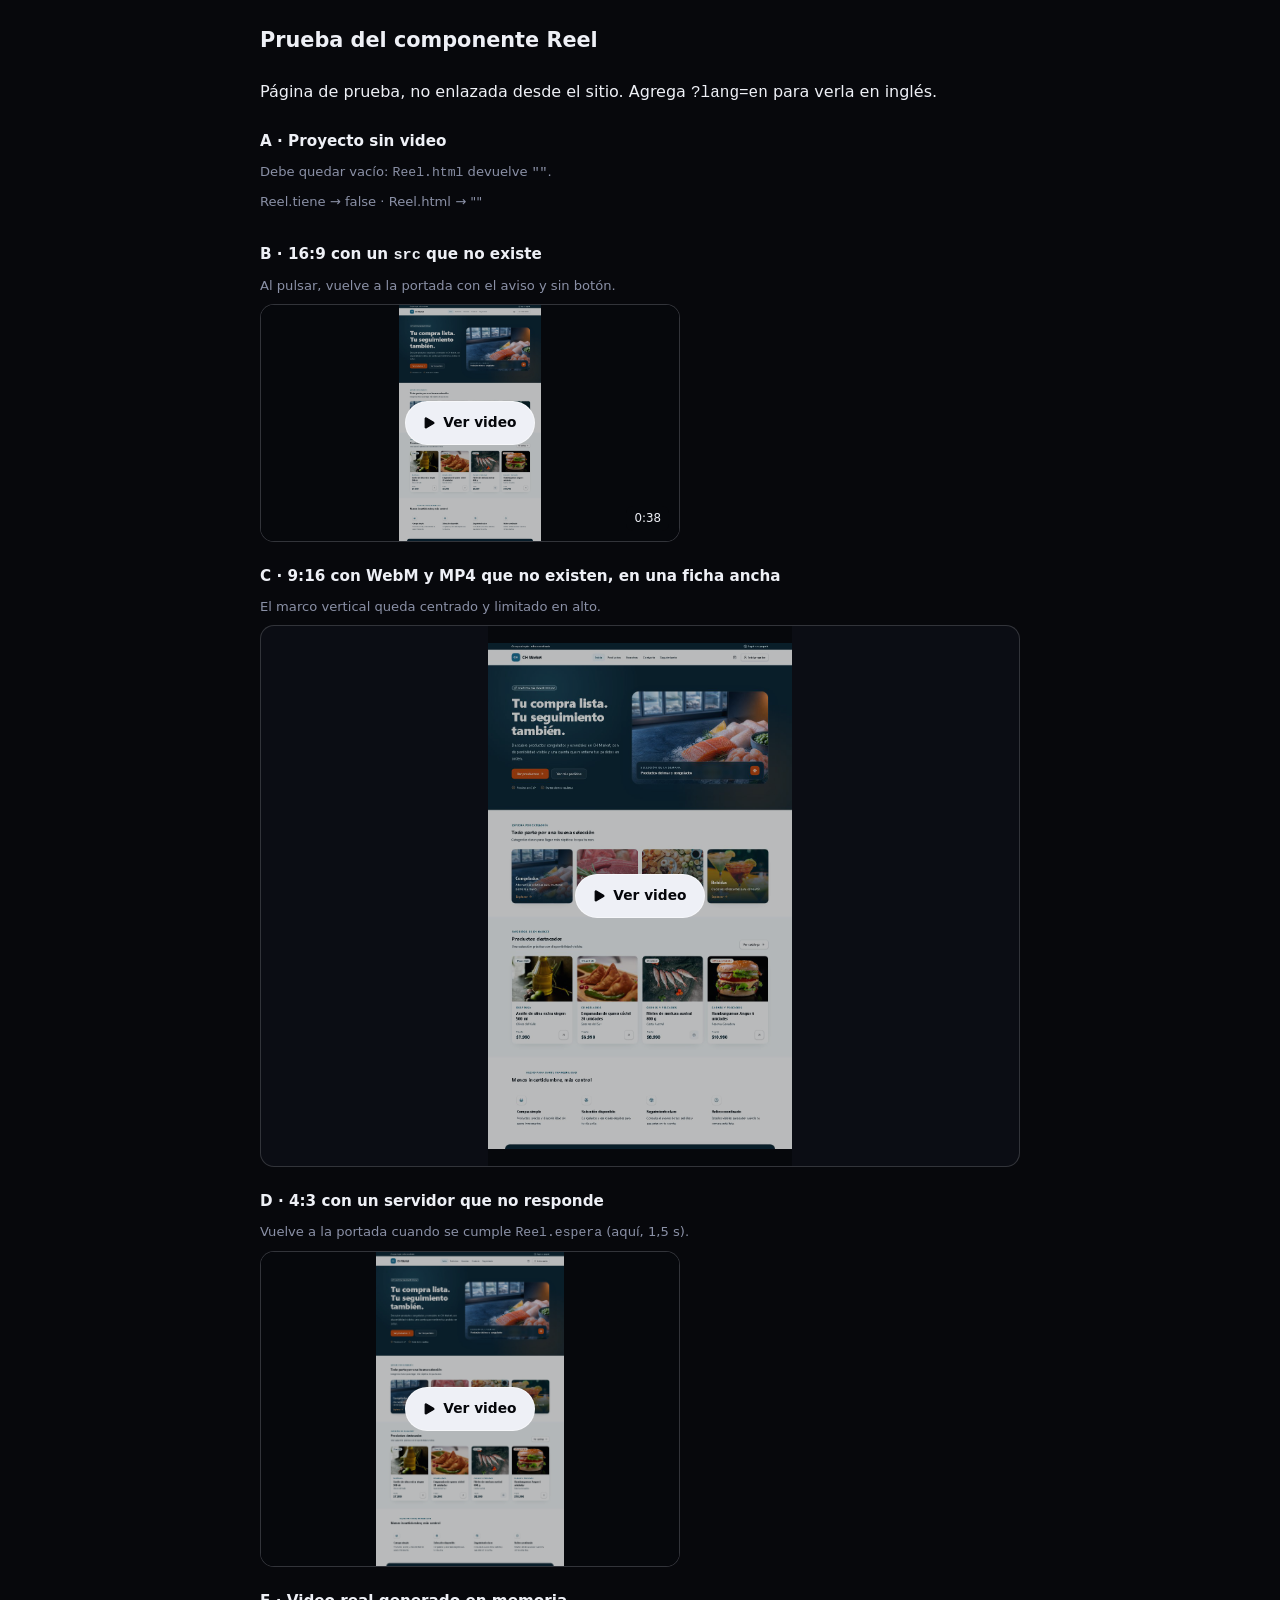
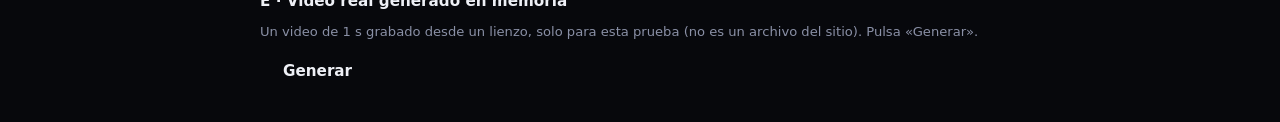
<file: docs/portfolio-upgrade/agentes/reel/prueba.html>
<!doctype html>
<html lang="es-CL" data-idioma="es" data-motion="completo">
<head>
  <meta charset="utf-8">
  <meta name="viewport" content="width=device-width, initial-scale=1">
  <meta name="robots" content="noindex">
  <title>Prueba del componente Reel</title>
  <link rel="stylesheet" href="../../../../css/styles.css">
  <link rel="stylesheet" href="../../../../css/reel.css">
  <style>
    /* Página de prueba: no forma parte del sitio */
    body { display: block; padding: 24px; overflow: auto; height: auto; }
    main { display: grid; gap: 22px; max-width: 760px; margin: 0 auto; }
    h1 { font-size: 1.3rem; }
    h2 { font-size: 0.95rem; margin-bottom: 8px; }
    .caso-prueba > p { color: var(--texto-3); font-size: 0.82rem; margin-bottom: 8px; }
    .angosto { max-width: 420px; }
  </style>
</head>
<body>
  <main>
    <h1>Prueba del componente Reel</h1>
    <p>Página de prueba, no enlazada desde el sitio. Agrega <code>?lang=en</code> para verla en inglés.</p>

    <section class="caso-prueba"><h2>A · Proyecto sin video</h2><p>Debe quedar vacío: <code>Reel.html</code> devuelve <code>""</code>.</p><div id="caso-a"></div><p id="res-a"></p></section>
    <section class="caso-prueba"><h2>B · 16:9 con un <code>src</code> que no existe</h2><p>Al pulsar, vuelve a la portada con el aviso y sin botón.</p><div id="caso-b" class="angosto"></div></section>
    <section class="caso-prueba"><h2>C · 9:16 con WebM y MP4 que no existen, en una ficha ancha</h2><p>El marco vertical queda centrado y limitado en alto.</p><div id="caso-c"></div></section>
    <section class="caso-prueba"><h2>D · 4:3 con un servidor que no responde</h2><p>Vuelve a la portada cuando se cumple <code>Reel.espera</code> (aquí, 1,5 s).</p><div id="caso-d" class="angosto"></div></section>
    <section class="caso-prueba"><h2>E · Video real generado en memoria</h2><p>Un video de 1 s grabado desde un lienzo, solo para esta prueba (no es un archivo del sitio). Pulsa «Generar».</p><button type="button" class="btn" id="generar">Generar</button><div id="caso-e" class="angosto" style="margin-top:10px"></div></section>
  </main>

  <script src="../../../../js/reel.js"></script>
  <script>
    (function () {
      var idioma = (location.search.match(/[?&]lang=(es|en)\b/) || [])[1];
      if (idioma) document.documentElement.dataset.idioma = idioma;
      if (/[?&]motion=reducido\b/.test(location.search)) document.documentElement.dataset.motion = "reducido";

      var PORTADA = "../../../../assets/proyectos/tracelink.jpg";
      var sinVideo = { id: "sin-video", nombre: "Proyecto sin video", captura: PORTADA };
      var roto = { id: "roto", nombre: "Proyecto de ejemplo", en: { nombre: "Sample project" },
        video: { src: "../../../../assets/videos/no-existe.mp4", poster: PORTADA, formato: "16:9", duracion: "0:38" } };
      var vertical = { id: "vertical", nombre: "Ejemplo vertical",
        video: { src: "../../../../assets/videos/no-existe-vertical.mp4", webm: "../../../../assets/videos/no-existe-vertical.webm", poster: PORTADA, formato: "9:16" } };
      var lento = { id: "lento", nombre: "Ejemplo sin respuesta",
        video: { src: "http://10.255.255.1/no-responde.mp4", poster: PORTADA, formato: "4:3" } };

      var a = Reel.html(sinVideo);
      document.getElementById("caso-a").innerHTML = a;
      document.getElementById("res-a").textContent = "Reel.tiene → " + Reel.tiene(sinVideo) + " · Reel.html → " + JSON.stringify(a);
      document.getElementById("caso-b").innerHTML = Reel.html(roto);
      document.getElementById("caso-c").innerHTML = Reel.html(vertical);
      document.getElementById("caso-d").innerHTML = Reel.html(lento);
      Reel.montar(document.querySelector("main"));
      Reel.montar(document.querySelector("main")); // dos veces a propósito: no debe duplicar el listener

      // El caso D usa una espera corta; se ajusta justo antes de pulsarlo
      document.getElementById("caso-d").addEventListener("click", function () { Reel.espera = 1500; }, true);

      // Caso E: graba 1 s de un lienzo y lo usa como video real (URL en memoria)
      window.generarVideoDePrueba = function () {
        return new Promise(function (resolver, rechazar) {
          var lienzo = document.createElement("canvas");
          lienzo.width = 320; lienzo.height = 180;
          var ctx = lienzo.getContext("2d"), n = 0;
          var pintar = setInterval(function () {
            ctx.fillStyle = "#0b0d14"; ctx.fillRect(0, 0, 320, 180);
            ctx.fillStyle = "#7dd3fc"; ctx.fillRect(10 + (n++ * 6) % 280, 70, 30, 40);
          }, 33);
          var grabadora;
          try { grabadora = new MediaRecorder(lienzo.captureStream(30), { mimeType: "video/webm" }); }
          catch (e) { clearInterval(pintar); rechazar(e); return; }
          var trozos = [];
          grabadora.ondataavailable = function (e) { if (e.data.size) trozos.push(e.data); };
          grabadora.onstop = function () {
            clearInterval(pintar);
            var url = URL.createObjectURL(new Blob(trozos, { type: "video/webm" }));
            var real = { id: "real", nombre: "Video de prueba", video: { src: url, poster: PORTADA, formato: "16:9", duracion: "0:01" } };
            document.getElementById("caso-e").innerHTML = Reel.html(real);
            resolver(url);
          };
          grabadora.start();
          setTimeout(function () { grabadora.stop(); }, 1100);
        });
      };
      document.getElementById("generar").addEventListener("click", function () { window.generarVideoDePrueba(); });
    })();
  </script>
</body>
</html>
</file>
<file: css/styles.css>
/* =========================================================
   Portafolio · Erick Colvin
   La página es una app de cinco vistas: cada sección cabe en la pantalla y se cambia con las pestañas.
   Tokens → base → marco (barra, vistas, pie) → componentes → vistas → animaciones
   ========================================================= */

:root {
  --bg: #07080c;
  --bg-elev: #0e1018;
  --vidrio: rgba(17, 19, 29, 0.6);
  --vidrio-fuerte: rgba(14, 16, 25, 0.86);
  --tarjeta: rgba(255, 255, 255, 0.035);
  --tarjeta-2: rgba(255, 255, 255, 0.065);
  --borde: rgba(255, 255, 255, 0.07);
  --borde-2: rgba(255, 255, 255, 0.16);
  --brillo: inset 0 1px 0 rgba(255, 255, 255, 0.045);
  /* Fondo del control activo (pestaña, filtro, segmento): neutro, el color queda para el contenido */
  --activo: rgba(255, 255, 255, 0.1);
  --texto: #eef0f6;
  --texto-2: #adb2c4;
  --texto-3: #8a90a6;
  --c1: #7dd3fc;
  --c2: #a5b4fc;
  --c3: #f9a8d4;
  --ok: #6ee7b7;
  --grad: linear-gradient(110deg, var(--c1), var(--c2) 50%, var(--c3));
  --btn-texto: #05060a;
  --sombra: 0 30px 80px -30px rgba(0, 0, 0, 0.75);
  --mancha-op: 0.15;
  --grano-op: 0.06;
  /* Colores del lienzo de fondo, en RGB para poder variar la opacidad */
  --red-punto: 165, 180, 252;
  --red-linea: 125, 211, 252;

  --radio: 22px;
  --ancho: 1240px;
  --gutter: clamp(16px, 3.4vw, 40px);
  /* Una sola familia en toda la página */
  --f-titulo: "Space Grotesk", system-ui, -apple-system, "Segoe UI", sans-serif;
  --f-texto: var(--f-titulo);
  --f-mono: var(--f-titulo);
  /* Curvas de movimiento: --suave para lo que entra, sale o responde; --viaje para lo que se desplaza en pantalla */
  --suave: cubic-bezier(0.23, 1, 0.32, 1);
  --viaje: cubic-bezier(0.77, 0, 0.175, 1);

  color-scheme: dark;
}

[data-theme="light"] {
  --bg: #f4f4f7;
  --bg-elev: #ffffff;
  --vidrio: rgba(255, 255, 255, 0.66);
  --vidrio-fuerte: rgba(255, 255, 255, 0.9);
  --tarjeta: rgba(255, 255, 255, 0.7);
  --tarjeta-2: #ffffff;
  --borde: rgba(15, 20, 45, 0.09);
  --borde-2: rgba(15, 20, 45, 0.18);
  --brillo: inset 0 1px 0 rgba(255, 255, 255, 0.9);
  --activo: rgba(15, 20, 45, 0.075);
  --texto: #0c0f1d;
  --texto-2: #454b62;
  --texto-3: #5f657c;
  --c1: #0369a1;
  --c2: #4f46e5;
  --c3: #be185d;
  --ok: #047857;
  --btn-texto: #ffffff;
  --sombra: 0 30px 70px -35px rgba(30, 40, 90, 0.35);
  --mancha-op: 0.12;
  --grano-op: 0.04;
  --red-punto: 79, 70, 229;
  --red-linea: 3, 105, 161;

  color-scheme: light;
}

/* ---------- Base ---------- */
*,
*::before,
*::after { box-sizing: border-box; }

html { -webkit-text-size-adjust: 100%; }
body {
  margin: 0;
  background: var(--bg);
  color: var(--texto);
  font: 400 1rem/1.6 var(--f-texto);
  -webkit-font-smoothing: antialiased;
  overflow-x: clip;
  transition: background-color 0.4s ease, color 0.4s ease;
}

h1, h2, h3, p, ul, ol, figure, dl, dd { margin: 0; }
ul, ol { padding: 0; list-style: none; }
a { color: inherit; text-decoration: none; }
img, svg, canvas { display: block; }
button { font: inherit; color: inherit; cursor: pointer; background: none; border: 0; padding: 0; }

svg {
  width: 1.15em;
  height: 1.15em;
  fill: none;
  stroke: currentColor;
  stroke-width: 2;
  stroke-linecap: round;
  stroke-linejoin: round;
  flex-shrink: 0;
}
svg.relleno { fill: currentColor; stroke: none; }

::selection { background: color-mix(in srgb, var(--c2) 40%, transparent); }
:root { caret-color: var(--c1); accent-color: var(--c2); }
h1, h2, h3 { text-wrap: balance; }
p, li, dd { text-wrap: pretty; }
a { text-underline-offset: 0.2em; }
:focus-visible { outline: 2px solid var(--c1); outline-offset: 3px; border-radius: 8px; }
[tabindex="-1"]:focus { outline: none; }

.sr {
  position: absolute;
  width: 1px;
  height: 1px;
  overflow: hidden;
  clip: rect(0 0 0 0);
  white-space: nowrap;
}
.saltar {
  position: fixed;
  top: 12px;
  left: 12px;
  z-index: 100;
  padding: 10px 16px;
  border-radius: 10px;
  background: var(--c1);
  color: var(--btn-texto);
  font-weight: 600;
  transform: translateY(-160%);
  transition: transform 0.2s;
}
.saltar:focus { transform: none; }
.mono { font-family: var(--f-mono); }
.acento { color: var(--c1); }

/* ---------- Fondo ---------- */
.fondo { position: fixed; inset: 0; z-index: -1; overflow: hidden; pointer-events: none; }
.fondo__manchas span {
  position: absolute;
  border-radius: 50%;
  filter: blur(120px);
  opacity: var(--mancha-op);
  animation: flotar 22s ease-in-out infinite alternate;
}
.fondo__manchas span:nth-child(1) { width: 560px; height: 560px; top: -180px; left: -140px; background: var(--c2); }
.fondo__manchas span:nth-child(2) { width: 460px; height: 460px; top: 25%; right: -160px; background: var(--c1); animation-delay: -7s; animation-duration: 26s; }
.fondo__manchas span:nth-child(3) { width: 420px; height: 420px; bottom: -220px; left: 30%; background: var(--c3); animation-delay: -13s; animation-duration: 30s; opacity: calc(var(--mancha-op) * 0.7); }
/* Luna fija arriba a la derecha (su relieve gira lento) y una estación espacial que la orbita */
.sistema {
  --luna-tam: clamp(46px, 4.6vw, 76px);
  /* Semiejes de la órbita: elipse ancha y baja, como vista de costado */
  --rx: calc(var(--luna-tam) * 2.2);
  --ry: calc(var(--luna-tam) * 0.62);
  position: absolute;
  top: 13vh;
  right: calc(9vw + var(--luna-tam));
  width: var(--luna-tam);
  aspect-ratio: 1;
  transform: rotate(-12deg);
}
.luna {
  --luna-1: #efede7;
  --luna-2: #c8c5be;
  --luna-3: #8d8a85;
  --luna-noche: 0.86;
  --luna-limbo: 0.42;
  --mares: 0.55;
  position: absolute;
  inset: 0;
  z-index: 1;
  opacity: 0.88;
  /* Halo frío alrededor del disco iluminado */
  filter: drop-shadow(0 0 22px rgba(225, 232, 255, 0.28)) drop-shadow(0 0 6px rgba(225, 232, 255, 0.25));
}
[data-theme="light"] .luna { --luna-noche: 0.28; --luna-limbo: 0.18; --mares: 0.36; opacity: 0.95; filter: drop-shadow(0 0 16px rgba(120, 130, 170, 0.25)); }
/* stroke: none porque la regla general de íconos le pone trazo a todo svg */
.luna svg { width: 100%; height: 100%; overflow: visible; stroke: none; }
.luna .luna-1 { stop-color: var(--luna-1); }
.luna .luna-2 { stop-color: var(--luna-2); }
.luna .luna-3 { stop-color: var(--luna-3); }
.luna .luna-limbo { stop-opacity: var(--luna-limbo); }
.luna .mar-1 { stop-color: #6b6966; stop-opacity: var(--mares); }
.luna .mar-2 { stop-color: #6b6966; stop-opacity: 0; }
.luna .luna-noche { fill: #06070b; opacity: var(--luna-noche); }
.luna__superficie { animation: luna-gira 150s linear infinite; }
@keyframes luna-gira { to { transform: translateX(-200px); } }

/* La órbita es un punto en el centro de la luna; sin transform ni opacidad, así la estación y la luna
   comparten el mismo contexto de apilamiento y el z-index decide quién va delante */
.orbita { position: absolute; left: 50%; top: 50%; width: 0; height: 0; }
.estacion {
  --est-ancho: calc(var(--luna-tam) * 1.3);
  position: absolute;
  left: calc(var(--est-ancho) / -2);
  top: calc(var(--est-ancho) * -0.258);
  width: var(--est-ancho);
  aspect-ratio: 240 / 124;
  z-index: 2;
  perspective: 600px;
  /* Posición de reposo (con animaciones reducidas): delante de la luna, a la derecha */
  transform: translate(calc(var(--rx) * 0.866), calc(var(--ry) * 0.5)) scale(1.07);
  filter: drop-shadow(0 0 6px rgba(160, 190, 255, 0.3));
  animation: orbita 28s linear infinite;
}
.estacion__cuerpo { width: 100%; height: 100%; transform-style: preserve-3d; animation: estacion-gira 9s ease-in-out infinite alternate; }
.estacion svg { width: 100%; height: 100%; overflow: visible; stroke: none; }
.estacion .est-mastil { stroke: #d6dbe6; stroke-width: 1; }
.estacion .est-armazon { stroke: #8f97ab; stroke-width: 0.7; fill: none; }
.estacion .est-radiador { fill: #e9edf4; fill-opacity: 0.85; }
.estacion .est-brillo { animation: est-barrido 7s ease-in-out infinite; }
.estacion .est-destello { fill: #fff; opacity: 0; transform-box: fill-box; transform-origin: center; }
.estacion .est-destello--1 { animation: est-destello 9s ease-out 2s infinite; }
.estacion .est-destello--2 { animation: est-destello 11s ease-out 6.5s infinite; }
[data-theme="light"] .estacion { filter: drop-shadow(0 2px 5px rgba(30, 40, 90, 0.28)); }
/* Una vuelta completa: delante de la luna en la mitad baja (más grande) y detrás en la mitad alta */
@keyframes orbita {
  0.000% { transform: translate(calc(var(--rx) * 1.0000), calc(var(--ry) * 0.0000)) scale(1.000); z-index: 2; opacity: 1; }
  2.778% { transform: translate(calc(var(--rx) * 0.9848), calc(var(--ry) * 0.1736)) scale(1.024); z-index: 2; opacity: 1; }
  5.556% { transform: translate(calc(var(--rx) * 0.9397), calc(var(--ry) * 0.3420)) scale(1.048); z-index: 2; opacity: 1; }
  8.333% { transform: translate(calc(var(--rx) * 0.8660), calc(var(--ry) * 0.5000)) scale(1.070); z-index: 2; opacity: 1; }
  11.111% { transform: translate(calc(var(--rx) * 0.7660), calc(var(--ry) * 0.6428)) scale(1.090); z-index: 2; opacity: 1; }
  13.889% { transform: translate(calc(var(--rx) * 0.6428), calc(var(--ry) * 0.7660)) scale(1.107); z-index: 2; opacity: 1; }
  16.667% { transform: translate(calc(var(--rx) * 0.5000), calc(var(--ry) * 0.8660)) scale(1.121); z-index: 2; opacity: 1; }
  19.444% { transform: translate(calc(var(--rx) * 0.3420), calc(var(--ry) * 0.9397)) scale(1.132); z-index: 2; opacity: 1; }
  22.222% { transform: translate(calc(var(--rx) * 0.1736), calc(var(--ry) * 0.9848)) scale(1.138); z-index: 2; opacity: 1; }
  25.000% { transform: translate(calc(var(--rx) * 0.0000), calc(var(--ry) * 1.0000)) scale(1.140); z-index: 2; opacity: 1; }
  27.778% { transform: translate(calc(var(--rx) * -0.1736), calc(var(--ry) * 0.9848)) scale(1.138); z-index: 2; opacity: 1; }
  30.556% { transform: translate(calc(var(--rx) * -0.3420), calc(var(--ry) * 0.9397)) scale(1.132); z-index: 2; opacity: 1; }
  33.333% { transform: translate(calc(var(--rx) * -0.5000), calc(var(--ry) * 0.8660)) scale(1.121); z-index: 2; opacity: 1; }
  36.111% { transform: translate(calc(var(--rx) * -0.6428), calc(var(--ry) * 0.7660)) scale(1.107); z-index: 2; opacity: 1; }
  38.889% { transform: translate(calc(var(--rx) * -0.7660), calc(var(--ry) * 0.6428)) scale(1.090); z-index: 2; opacity: 1; }
  41.667% { transform: translate(calc(var(--rx) * -0.8660), calc(var(--ry) * 0.5000)) scale(1.070); z-index: 2; opacity: 1; }
  44.444% { transform: translate(calc(var(--rx) * -0.9397), calc(var(--ry) * 0.3420)) scale(1.048); z-index: 2; opacity: 1; }
  47.222% { transform: translate(calc(var(--rx) * -0.9848), calc(var(--ry) * 0.1736)) scale(1.024); z-index: 2; opacity: 1; }
  50.000% { transform: translate(calc(var(--rx) * -1.0000), calc(var(--ry) * 0.0000)) scale(1.000); z-index: 2; opacity: 1; }
  52.778% { transform: translate(calc(var(--rx) * -0.9848), calc(var(--ry) * -0.1736)) scale(0.976); z-index: 0; opacity: 0.82; }
  55.556% { transform: translate(calc(var(--rx) * -0.9397), calc(var(--ry) * -0.3420)) scale(0.952); z-index: 0; opacity: 0.82; }
  58.333% { transform: translate(calc(var(--rx) * -0.8660), calc(var(--ry) * -0.5000)) scale(0.930); z-index: 0; opacity: 0.82; }
  61.111% { transform: translate(calc(var(--rx) * -0.7660), calc(var(--ry) * -0.6428)) scale(0.910); z-index: 0; opacity: 0.82; }
  63.889% { transform: translate(calc(var(--rx) * -0.6428), calc(var(--ry) * -0.7660)) scale(0.893); z-index: 0; opacity: 0.82; }
  66.667% { transform: translate(calc(var(--rx) * -0.5000), calc(var(--ry) * -0.8660)) scale(0.879); z-index: 0; opacity: 0.82; }
  69.444% { transform: translate(calc(var(--rx) * -0.3420), calc(var(--ry) * -0.9397)) scale(0.868); z-index: 0; opacity: 0.82; }
  72.222% { transform: translate(calc(var(--rx) * -0.1736), calc(var(--ry) * -0.9848)) scale(0.862); z-index: 0; opacity: 0.82; }
  75.000% { transform: translate(calc(var(--rx) * -0.0000), calc(var(--ry) * -1.0000)) scale(0.860); z-index: 0; opacity: 0.82; }
  77.778% { transform: translate(calc(var(--rx) * 0.1736), calc(var(--ry) * -0.9848)) scale(0.862); z-index: 0; opacity: 0.82; }
  80.556% { transform: translate(calc(var(--rx) * 0.3420), calc(var(--ry) * -0.9397)) scale(0.868); z-index: 0; opacity: 0.82; }
  83.333% { transform: translate(calc(var(--rx) * 0.5000), calc(var(--ry) * -0.8660)) scale(0.879); z-index: 0; opacity: 0.82; }
  86.111% { transform: translate(calc(var(--rx) * 0.6428), calc(var(--ry) * -0.7660)) scale(0.893); z-index: 0; opacity: 0.82; }
  88.889% { transform: translate(calc(var(--rx) * 0.7660), calc(var(--ry) * -0.6428)) scale(0.910); z-index: 0; opacity: 0.82; }
  91.667% { transform: translate(calc(var(--rx) * 0.8660), calc(var(--ry) * -0.5000)) scale(0.930); z-index: 0; opacity: 0.82; }
  94.444% { transform: translate(calc(var(--rx) * 0.9397), calc(var(--ry) * -0.3420)) scale(0.952); z-index: 0; opacity: 0.82; }
  97.222% { transform: translate(calc(var(--rx) * 0.9848), calc(var(--ry) * -0.1736)) scale(0.976); z-index: 0; opacity: 0.82; }
  100.000% { transform: translate(calc(var(--rx) * 1.0000), calc(var(--ry) * -0.0000)) scale(1.000); z-index: 0; opacity: 0.82; }
}
/* Gira sobre su eje: los paneles se acortan y se alargan como vistos en perspectiva */
@keyframes estacion-gira {
  from { transform: rotateX(30deg) rotateY(-24deg); }
  to { transform: rotateX(16deg) rotateY(24deg); }
}
@keyframes est-barrido {
  0%, 35% { transform: translateX(0); }
  75%, 100% { transform: translateX(300px); }
}
@keyframes est-destello {
  0%, 82% { opacity: 0; transform: scale(0.2) rotate(0deg); }
  88% { opacity: 1; transform: scale(1.25) rotate(25deg); }
  96%, 100% { opacity: 0; transform: scale(0.4) rotate(45deg); }
}

.fondo__red { position: absolute; inset: 0; width: 100%; height: 100%; opacity: 0.75; }
/* Grano fino para que los degradados no se vean planos */
.fondo__grano {
  position: absolute;
  inset: -50%;
  opacity: var(--grano-op);
  background-image: url("data:image/svg+xml,%3Csvg xmlns='http://www.w3.org/2000/svg' width='160' height='160'%3E%3Cfilter id='n'%3E%3CfeTurbulence type='fractalNoise' baseFrequency='0.9' numOctaves='2' stitchTiles='stitch'/%3E%3C/filter%3E%3Crect width='100%25' height='100%25' filter='url(%23n)'/%3E%3C/svg%3E");
}

.luz-cursor {
  position: fixed;
  top: 0;
  left: 0;
  z-index: -1;
  width: 620px;
  height: 620px;
  margin: -310px 0 0 -310px;
  border-radius: 50%;
  background: radial-gradient(circle, color-mix(in srgb, var(--c2) 8%, transparent), transparent 65%);
  pointer-events: none;
  opacity: 0;
  transform: translate3d(var(--x, -999px), var(--y, -999px), 0);
  transition: opacity 0.5s;
}
[data-motion="completo"] body.con-puntero .luz-cursor { opacity: 1; }

/* ---------- Marco de la app: barra, escenario y pie ---------- */
.js body {
  display: grid;
  grid-template-rows: auto minmax(0, 1fr) auto;
  /* Sin esto la columna crece hasta el contenido más ancho (las filas deslizables) y la página se sale en móvil */
  grid-template-columns: minmax(0, 1fr);
  height: 100vh;
  height: 100dvh;
  overflow: hidden;
}

.barra {
  position: relative;
  z-index: 40;
  display: grid;
  grid-template-columns: 1fr auto 1fr;
  align-items: center;
  gap: 16px;
  padding: 14px var(--gutter);
}
.barra__logo { display: flex; align-items: center; gap: 12px; justify-self: start; font-weight: 600; }
.monograma {
  position: relative;
  display: grid;
  place-items: center;
  width: 40px;
  height: 40px;
  border-radius: 12px;
  font: 700 0.95rem var(--f-titulo);
  letter-spacing: 0.02em;
  background: var(--bg-elev);
  isolation: isolate;
}
.monograma::before {
  content: "";
  position: absolute;
  inset: -1.5px;
  z-index: -1;
  border-radius: 13px;
  background: conic-gradient(from 200deg, var(--c1), var(--c2), var(--c3), var(--c1));
}
.barra__nombre { font: 600 1.05rem var(--f-titulo); letter-spacing: -0.01em; }
.barra__acciones { display: flex; align-items: center; gap: 8px; justify-self: end; }

/* Pestañas: una píldora que se desliza hasta la sección activa */
.pestanas {
  position: relative;
  display: flex;
  gap: 2px;
  padding: 5px;
  border-radius: 999px;
  border: 1px solid var(--borde);
  background: var(--vidrio);
  backdrop-filter: blur(10px) saturate(120%);
  -webkit-backdrop-filter: blur(10px) saturate(120%);
  box-shadow: var(--brillo);
}
.pestanas a {
  position: relative;
  z-index: 1;
  display: flex;
  align-items: center;
  gap: 8px;
  padding: 8px 16px;
  border-radius: 999px;
  color: var(--texto-2);
  font-size: 0.9rem;
  font-weight: 500;
  white-space: nowrap;
  transition: color 0.3s;
}
.pestanas a svg { display: none; width: 18px; height: 18px; }
.pestana__corto { display: none; }
.pestanas a:hover,
.pestanas a[aria-current="page"] { color: var(--texto); }
.pestanas__marca {
  position: absolute;
  top: 5px;
  bottom: 5px;
  left: 0;
  width: var(--w, 0);
  border-radius: 999px;
  background: var(--activo);
  transform: translateX(var(--x, 0));
  transition: transform 0.26s var(--viaje), width 0.26s var(--viaje);
}

/* El recorte evita una barra horizontal mientras la vista entra deslizándose */
.escenario { position: relative; min-height: 0; overflow-x: clip; }
.vista {
  height: 100%;
  display: flex;
  flex-direction: column;
  padding: clamp(8px, 2vh, 24px) var(--gutter) clamp(10px, 2vh, 24px);
  overflow-y: auto;
  overscroll-behavior: contain;
  scrollbar-width: thin;
  scrollbar-color: var(--borde-2) transparent;
}
.js .vista:not(.activa) { display: none; }
/* Al abrir un enlace con #vista el navegador enfoca la sección (es desplazable): sin anillo alrededor de toda la pantalla */
.vista:focus { outline: none; }
/* Centra el contenido cuando sobra alto; si falta, el margen automático se vuelve cero y la vista hace scroll */
.vista__marco { width: 100%; max-width: var(--ancho); margin: auto; display: flex; flex-direction: column; gap: clamp(14px, 2.2vh, 22px); }
.vista__marco--centro { align-items: center; }

[data-motion="completo"] .vista.activa { animation: entrar-der 0.2s var(--suave) both; }
[data-motion="completo"] .vista.activa.desde-izq { animation-name: entrar-izq; }
/* Navegar con el teclado no anima: es una acción que se repite */
[data-motion="completo"] .vista.activa.al-instante { animation: none; }
.vista.al-instante .revelar { transition: none; }

.pie {
  display: flex;
  align-items: center;
  justify-content: space-between;
  gap: 16px;
  padding: 10px var(--gutter) 14px;
  color: var(--texto-3);
  font-size: 0.8rem;
}
.paginador { display: flex; align-items: center; gap: 10px; }
.paginador__pos { min-width: 4.5em; text-align: center; font: 500 0.78rem var(--f-mono); }
.paginador__btn {
  display: inline-flex;
  align-items: center;
  gap: 6px;
  height: 34px;
  padding: 0 10px;
  border-radius: 10px;
  border: 1px solid var(--borde);
  background: var(--vidrio);
  color: var(--texto-2);
  font-size: 0.82rem;
  font-weight: 500;
  transition: color 0.25s, border-color 0.25s, opacity 0.25s;
}
.paginador__btn:disabled { opacity: 0.35; cursor: default; }
.paginador__btn--sig { padding-left: 14px; }
.paginador__btn svg { width: 16px; height: 16px; }

/* ---------- Componentes ---------- */
.btn {
  --iman-x: 0px;
  --iman-y: 0px;
  display: inline-flex;
  align-items: center;
  justify-content: center;
  gap: 10px;
  padding: 13px 22px;
  border-radius: 999px;
  border: 1px solid transparent;
  font-weight: 600;
  font-size: 0.95rem;
  line-height: 1;
  white-space: nowrap;
  transform: translate(var(--iman-x), var(--iman-y));
  transition: transform 0.16s var(--suave), box-shadow 0.2s, background-color 0.2s, border-color 0.2s, background-position 0.4s var(--suave);
}
.btn:active { transform: translate(var(--iman-x), var(--iman-y)) scale(0.97); }
.btn svg { transition: transform 0.16s var(--suave); }
.btn:hover svg { transform: translateX(3px); }
.btn--primario {
  background: var(--grad);
  background-size: 160% 100%;
  color: var(--btn-texto);
  box-shadow: 0 10px 30px -10px color-mix(in srgb, var(--c2) 70%, transparent);
}
.btn--fantasma { background: var(--vidrio); border-color: var(--borde-2); backdrop-filter: blur(8px); -webkit-backdrop-filter: blur(8px); }
.btn--chico { padding: 9px 14px; font-size: 0.86rem; }
.btn--icono { padding: 13px; }
.btn--icono:hover svg { transform: none; }

.icono-btn {
  display: grid;
  place-items: center;
  width: 38px;
  height: 38px;
  border-radius: 12px;
  border: 1px solid var(--borde);
  background: var(--vidrio);
  transition: border-color 0.25s, background-color 0.25s, transform 0.25s;
}
.icono-btn:hover { border-color: var(--borde-2); transform: translateY(-1px); }
.icono-btn svg { width: 18px; height: 18px; }
[data-theme="dark"] .ico-luna,
[data-theme="light"] .ico-sol { display: none; }
#btn-movimiento[aria-pressed="true"] { color: var(--c1); border-color: color-mix(in srgb, var(--c1) 45%, transparent); }

/* Mosaico de vidrio con foco de luz y borde que siguen al cursor */
.tile {
  --mx: 50%;
  --my: 50%;
  position: relative;
  border-radius: var(--radio);
  border: 1px solid var(--borde);
  background: var(--vidrio);
  backdrop-filter: blur(18px) saturate(130%);
  -webkit-backdrop-filter: blur(18px) saturate(130%);
  box-shadow: var(--brillo);
  isolation: isolate;
  transition: border-color 0.2s, box-shadow 0.25s, transform 0.2s var(--suave);
}
.tile::before,
.tile::after {
  content: "";
  position: absolute;
  inset: 0;
  z-index: -1;
  border-radius: inherit;
  opacity: 0;
  transition: opacity 0.2s;
  pointer-events: none;
}
.tile::before { background: radial-gradient(480px circle at var(--mx) var(--my), color-mix(in srgb, var(--texto) 4%, transparent), transparent 45%); }
.tile::after {
  padding: 1px;
  background: radial-gradient(300px circle at var(--mx) var(--my), color-mix(in srgb, var(--texto) 30%, transparent), transparent 70%);
  -webkit-mask: linear-gradient(#000 0 0) content-box, linear-gradient(#000 0 0);
  -webkit-mask-composite: xor;
  mask-composite: exclude;
}
.tile:hover::before,
.tile:hover::after,
.tile:focus-within::after { opacity: 1; }
.tile:hover { box-shadow: var(--brillo), var(--sombra); }

.cab { display: flex; flex-direction: column; gap: 4px; }
.cab--fila { flex-direction: row; align-items: flex-end; justify-content: space-between; gap: 16px; flex-wrap: wrap; }
.cab__num { color: var(--c1); font: 500 0.8rem var(--f-mono); letter-spacing: 0.02em; }
.cab__num a { text-decoration: underline; }
.cab h2 { font: 700 clamp(1.9rem, min(4vw, 5vh), 3rem) / 1.05 var(--f-titulo); letter-spacing: -0.035em; }

.chips { display: flex; flex-wrap: wrap; gap: 6px; }
.chips span {
  padding: 4px 9px;
  border-radius: 8px;
  border: 1px solid transparent;
  background: var(--tarjeta-2);
  color: var(--texto-2);
  font-size: 0.78rem;
  font-weight: 500;
  white-space: nowrap;
  transition: border-color 0.25s, color 0.25s;
}

.etiqueta {
  display: inline-flex;
  align-items: center;
  gap: 10px;
  padding: 6px 14px 6px 12px;
  border-radius: 999px;
  border: 1px solid var(--borde);
  background: var(--tarjeta);
  color: var(--texto-2);
  font-size: 0.82rem;
  font-weight: 500;
}
.punto-vivo { position: relative; width: 8px; height: 8px; border-radius: 50%; background: var(--ok); }

/* ---------- 01 · Inicio: mosaico ---------- */
.bento { display: grid; grid-template-columns: repeat(12, minmax(0, 1fr)); gap: 14px; }
.bento__hero {
  grid-column: span 7;
  display: flex;
  flex-direction: column;
  align-items: flex-start;
  justify-content: center;
  padding: clamp(24px, 4.5vh, 48px) clamp(24px, 3vw, 44px);
  background:
    radial-gradient(700px 320px at 0% 0%, color-mix(in srgb, var(--c2) 12%, transparent), transparent 70%),
    var(--vidrio);
}
.bento .cifra { grid-column: span 3; }

.hero__titulo {
  margin-top: clamp(14px, 2.6vh, 24px);
  font: 700 clamp(2.2rem, min(4.7vw, 8.6vh), 4.6rem) / 0.98 var(--f-titulo);
  letter-spacing: -0.04em;
}
.linea { display: block; overflow: hidden; padding: 0.04em 0 0.1em; margin-bottom: -0.06em; }
.letras { display: inline-block; }
.letra { display: inline-block; white-space: pre; }
.js .vista.activa .letra { transform: translateY(110%); animation: subir 0.6s var(--suave) forwards; animation-delay: calc(var(--i) * 22ms + 0.05s); }
/* El degradado va en el span animado: si queda en el padre, el texto transformado se vuelve invisible */
.linea.degradado .letras {
  padding-right: 0.06em;
  background: var(--grad);
  -webkit-background-clip: text;
  background-clip: text;
  color: transparent;
}
.js .vista.activa .linea.degradado .letras { transform: translateY(110%); animation: subir 0.7s var(--suave) 0.3s forwards; }
/* Al volver a una vista ya visitada, el nombre está en su sitio */
.js .vista[data-visitada] .letra,
.js .vista[data-visitada] .linea.degradado .letras { transform: none; animation: none; }

.hero__rol {
  margin: clamp(10px, 2vh, 18px) 0 clamp(8px, 1.6vh, 12px);
  color: var(--texto);
  font: 500 clamp(0.98rem, 1.4vw, 1.12rem) / 1.45 var(--f-titulo);
  letter-spacing: -0.005em;
}
.hero__rol span { display: block; }
.hero__rol span:first-child { color: var(--texto); font-weight: 600; }
.hero__rol span:last-child { color: var(--texto-2); font-weight: 500; }
.hero__bajada { max-width: 36em; color: var(--texto); font-size: clamp(0.98rem, 1.5vw, 1.12rem); }
.hero__ctas { display: flex; flex-wrap: wrap; gap: 10px; margin-top: clamp(16px, 3vh, 28px); }

/* Terminal */
/* Perfil en 30 segundos: lo que un reclutador busca primero, en una ficha que se lee de un vistazo */
.bento__resumen {
  grid-column: span 5;
  display: flex;
  flex-direction: column;
  justify-content: center;
  gap: clamp(10px, 1.8vh, 16px);
  padding: clamp(18px, 3vh, 30px) clamp(18px, 2.2vw, 30px);
}
.resumen__cab { display: flex; align-items: center; justify-content: space-between; gap: 12px; }
.resumen__cab .mini-titulo { color: var(--c1); }
.ficha-perfil { display: grid; margin: 0; }
.ficha-perfil > div {
  display: grid;
  grid-template-columns: minmax(92px, 0.4fr) minmax(0, 1fr);
  gap: 2px 16px;
  padding: clamp(8px, 1.45vh, 12px) 0;
  border-top: 1px solid var(--borde);
}
.ficha-perfil > div:last-child { border-bottom: 1px solid var(--borde); }
.ficha-perfil dt { padding-top: 2px; color: var(--texto-3); font-size: 0.72rem; font-weight: 500; text-transform: uppercase; letter-spacing: 0.08em; }
.ficha-perfil dd { margin: 0; color: var(--texto); font-size: 0.9rem; font-weight: 500; line-height: 1.4; }
.ficha-perfil small { color: var(--texto-3); font-size: 0.8rem; font-weight: 400; white-space: nowrap; }

/* Cifras */
.cifra { display: flex; flex-direction: column; justify-content: center; gap: 4px; padding: clamp(14px, 2.4vh, 22px) 22px; }
.cifra strong {
  display: flex;
  align-items: baseline;
  gap: 2px;
  font: 700 clamp(1.7rem, min(3vw, 5vh), 2.4rem) / 1.1 var(--f-titulo);
  letter-spacing: -0.03em;
  background: var(--grad);
  -webkit-background-clip: text;
  background-clip: text;
  color: transparent;
  font-variant-numeric: tabular-nums;
}
.cifra strong small { font-size: 0.6em; }
.cifra strong .flecha { align-self: center; margin: 0 6px; font-size: 0.75em; }
.cifra > span { color: var(--texto-2); font-size: 0.86rem; line-height: 1.4; }
.cifra--enlace:hover { border-color: var(--borde-2); transform: translateY(-2px); }
.cifra__flecha { position: absolute; top: 16px; right: 16px; width: 18px; height: 18px; color: var(--texto-3); transition: color 0.3s, transform 0.3s var(--suave); }
.cifra--enlace:hover .cifra__flecha { color: var(--c1); transform: translate(2px, -2px); }

/* ---------- 02 · Trayectoria ---------- */
.trayectoria { display: grid; grid-template-columns: minmax(0, 0.85fr) minmax(0, 1.25fr); gap: 14px; align-items: stretch; }
.sobre { display: flex; flex-direction: column; gap: 14px; padding: clamp(20px, 3.4vh, 32px); color: var(--texto-2); }
.sobre__grande { color: var(--texto); font: 600 clamp(1.3rem, min(2.4vw, 4vh), 1.85rem) / 1.25 var(--f-titulo); letter-spacing: -0.02em; }
.sobre__grande em { font-style: normal; background: var(--grad); -webkit-background-clip: text; background-clip: text; color: transparent; }
.datos { display: grid; grid-template-columns: repeat(2, minmax(0, 1fr)); gap: 0 24px; margin-top: auto; }
.dato { display: flex; flex-direction: column; gap: 6px; padding: 14px 0 12px; border-top: 1px solid var(--borde); }
.dato > svg { width: 18px; height: 18px; color: var(--c1); }
.dato span { display: block; color: var(--texto-3); font-size: 0.72rem; font-weight: 500; text-transform: uppercase; letter-spacing: 0.08em; }
.dato strong { display: block; color: var(--texto); font-size: 0.92rem; font-weight: 600; line-height: 1.35; }
.dato small { display: block; font-size: 0.8rem; }
/* La fecha y la antigüedad van dentro del <small>: sin el estilo de etiqueta en mayúsculas */
.dato small span { display: inline; color: inherit; font-size: inherit; text-transform: none; letter-spacing: 0; }

/* Experiencia: lista de hitos a la izquierda y detalle a la derecha */
.experiencia { display: grid; grid-template-columns: minmax(190px, 0.8fr) minmax(0, 1.6fr); gap: 0; overflow: hidden; }
.hitos {
  position: relative;
  display: flex;
  flex-direction: column;
  gap: 2px;
  padding: 14px 10px 14px 14px;
  border-right: 1px solid var(--borde);
  background: color-mix(in srgb, var(--bg) 35%, transparent);
}
.hito {
  position: relative;
  display: flex;
  flex-direction: column;
  gap: 2px;
  padding: 12px 14px 12px 30px;
  border-radius: 14px;
  text-align: left;
  color: var(--texto-2);
  transition: background-color 0.3s, color 0.3s;
}
.hito::before {
  content: "";
  position: absolute;
  left: 12px;
  top: 18px;
  width: 9px;
  height: 9px;
  border-radius: 50%;
  border: 2px solid var(--borde-2);
  background: var(--bg);
  transition: border-color 0.3s, box-shadow 0.3s, background-color 0.3s;
}
.hito--estudio::before { border-radius: 3px; }
.hito:not(:last-child)::after {
  content: "";
  position: absolute;
  left: 16px;
  top: 31px;
  bottom: -16px;
  width: 1px;
  background: var(--borde-2);
}
.hito time { color: var(--texto-3); font: 500 0.72rem var(--f-mono); }
.hito strong { font-size: 0.92rem; font-weight: 600; line-height: 1.3; }
.hito.activo { background: var(--tarjeta-2); color: var(--texto); }
.hito.activo time { color: var(--c1); }
.hito.activo::before { border-color: var(--c1); background: var(--c1); box-shadow: 0 0 0 5px color-mix(in srgb, var(--c1) 18%, transparent); }

.hito-paneles { position: relative; padding: clamp(20px, 3.4vh, 34px) clamp(20px, 2.6vw, 36px); }
.js .hito-panel:not(.activo) { display: none; }
[data-motion="completo"] .hito-panel.activo { animation: aparecer 0.2s var(--suave) both; }
.hito-panel__fecha { color: var(--c1); font: 500 0.8rem var(--f-mono); }
.hito-panel h3 { margin-top: 6px; font: 600 clamp(1.25rem, 2vw, 1.6rem) / 1.25 var(--f-titulo); letter-spacing: -0.02em; }
.hito-panel__sub { color: var(--texto-3); font-size: 0.88rem; }
.hito-panel ul { display: grid; gap: 12px; margin: 16px 0 18px; color: var(--texto-2); }
.hito-panel li { position: relative; padding-left: 22px; }
.hito-panel li::before {
  content: "";
  position: absolute;
  left: 2px;
  top: 0.62em;
  width: 7px;
  height: 7px;
  border-radius: 2px;
  background: var(--grad);
  transform: rotate(45deg);
}
.hito-panel strong { color: var(--texto); }

/* ---------- 03 · Proyectos ---------- */
.segmento {
  position: relative;
  display: inline-flex;
  padding: 4px;
  border-radius: 999px;
  border: 1px solid var(--borde);
  background: var(--vidrio);
  backdrop-filter: blur(12px);
  -webkit-backdrop-filter: blur(12px);
}
.segmento button {
  position: relative;
  z-index: 1;
  padding: 7px 16px;
  border-radius: 999px;
  color: var(--texto-2);
  font-size: 0.86rem;
  font-weight: 600;
  transition: color 0.3s;
}
.segmento button.activo { color: var(--texto); }
.segmento__marca {
  position: absolute;
  top: 4px;
  bottom: 4px;
  left: 0;
  width: var(--w, 0);
  border-radius: 999px;
  background: var(--activo);
  transform: translateX(var(--x, 0));
  transition: transform 0.24s var(--viaje), width 0.24s var(--viaje);
}
.js .panel-proyectos:not(.activo) { display: none; }
[data-motion="completo"] .panel-proyectos.activo { animation: aparecer 0.22s var(--suave) both; }

.galeria { display: grid; grid-template-columns: minmax(250px, 0.72fr) minmax(0, 2fr); gap: 14px; align-items: start; }
.galeria__lado { display: flex; flex-direction: column; gap: 12px; min-width: 0; }
.detalle-caja { min-width: 0; }
.resumen-gh {
  display: grid;
  grid-template-columns: repeat(4, minmax(0, 1fr));
  border-radius: 16px;
  border: 1px solid var(--borde);
  background: var(--vidrio);
  overflow: hidden;
}
.resumen-gh li { display: flex; flex-direction: column; padding: 10px 12px; color: var(--texto-3); font-size: 0.72rem; }
.resumen-gh li + li { border-left: 1px solid var(--borde); }
.resumen-gh strong { color: var(--texto); font: 700 1.2rem / 1.2 var(--f-titulo); font-variant-numeric: tabular-nums; }
.filtros { display: flex; flex-wrap: wrap; gap: 6px; }
.filtro {
  padding: 6px 12px;
  border-radius: 999px;
  border: 1px solid var(--borde);
  background: var(--vidrio);
  color: var(--texto-2);
  font-size: 0.8rem;
  font-weight: 500;
  transition: color 0.2s, border-color 0.2s, background-color 0.2s, transform 0.16s var(--suave);
}
.filtro.activo { color: var(--texto); border-color: var(--borde-2); background: var(--activo); }

.lista-proyectos { display: flex; flex-direction: column; gap: 8px; }
.item-proyecto {
  position: relative;
  display: grid;
  grid-template-columns: auto minmax(0, 1fr) auto;
  align-items: center;
  gap: 12px;
  padding: 12px 14px;
  border-radius: 16px;
  border: 1px solid var(--borde);
  background: var(--vidrio);
  text-align: left;
  transition: border-color 0.3s, background-color 0.3s, transform 0.3s var(--suave);
}
.item-proyecto.activo { border-color: var(--borde-2); background: var(--vidrio-fuerte); }
.item-proyecto[hidden] { display: none; }
.item-proyecto__icono {
  display: grid;
  place-items: center;
  width: 38px;
  height: 38px;
  border-radius: 11px;
  color: var(--c1);
  background: color-mix(in srgb, var(--c1) 12%, transparent);
}
.item-proyecto__icono svg { width: 19px; height: 19px; }
.item-proyecto strong { display: block; font-size: 0.92rem; font-weight: 600; line-height: 1.3; }
.item-proyecto small { color: var(--texto-3); font: 500 0.72rem var(--f-mono); }
.item-proyecto__flecha { width: 16px; height: 16px; color: var(--texto-3); transition: transform 0.3s var(--suave), color 0.3s; }
.item-proyecto.activo .item-proyecto__flecha { color: var(--c1); transform: translateX(2px); }

/* Detalle del proyecto */
.detalle { display: flex; flex-direction: column; gap: 10px; padding: clamp(16px, 2.2vh, 24px); }
[data-motion="completo"] .detalle { animation: aparecer 0.2s var(--suave) both; }
.detalle__cab { display: flex; align-items: flex-start; gap: 14px; flex-wrap: wrap; }
/* Pestañas de la ficha y el enlace a la demo, arriba a la derecha: lo primero que busca quien evalúa */
.detalle__acciones { display: flex; flex-direction: column; align-items: flex-end; gap: 8px; margin-left: auto; }
.detalle__acciones .detalle__pie { flex-direction: column; align-items: flex-end; gap: 4px; margin-top: 0; }
.detalle__icono {
  display: grid;
  place-items: center;
  width: 48px;
  height: 48px;
  border-radius: 14px;
  color: var(--c1);
  background: color-mix(in srgb, var(--c1) 12%, transparent);
  border: 1px solid color-mix(in srgb, var(--c1) 25%, transparent);
}
.detalle__icono svg { width: 23px; height: 23px; }
.detalle__titulo { flex: 1; min-width: 200px; }
.detalle__titulo h3 { font: 700 clamp(1.3rem, 2.2vw, 1.75rem) / 1.15 var(--f-titulo); letter-spacing: -0.025em; }
.detalle__meta { display: flex; flex-wrap: wrap; align-items: center; gap: 6px 10px; margin-top: 6px; color: var(--texto-3); font: 500 0.76rem var(--f-mono); }
.detalle__cuerpo { display: grid; grid-template-columns: minmax(0, 1.2fr) minmax(0, 0.9fr); gap: clamp(16px, 2vw, 26px); }
.detalle__texto { display: flex; flex-direction: column; gap: 12px; min-width: 0; }
.detalle__visual { display: flex; flex-direction: column; gap: 12px; min-width: 0; }
/* En la ficha la captura es más panorámica para que todo quepa en la pantalla */
.detalle .captura__vista { aspect-ratio: 2.1 / 1; }
.detalle__lema { margin-top: 6px; max-width: 62ch; color: var(--texto-2); font-size: 0.9rem; line-height: 1.45; }
.detalle__nota { color: var(--texto-3); font-size: 0.84rem; font-style: italic; }
.detalle__pie { display: flex; flex-wrap: wrap; align-items: center; gap: 10px; margin-top: auto; }
.detalle__act { color: var(--texto-3); font-size: 0.78rem; }

.insignia {
  display: inline-flex;
  align-items: center;
  gap: 6px;
  padding: 3px 9px;
  border-radius: 999px;
  border: 1px solid var(--borde);
  background: var(--tarjeta-2);
  color: var(--texto-2);
  font: 600 0.7rem var(--f-texto);
  white-space: nowrap;
}
.insignia svg { width: 12px; height: 12px; }
.insignia--vivo { color: var(--ok); border-color: color-mix(in srgb, var(--ok) 35%, transparent); background: color-mix(in srgb, var(--ok) 10%, transparent); }
.insignia--vivo i { position: relative; width: 6px; height: 6px; border-radius: 50%; background: currentColor; }
.insignia--privado { color: var(--c3); border-color: color-mix(in srgb, var(--c3) 30%, transparent); background: color-mix(in srgb, var(--c3) 8%, transparent); }

.puntos { display: grid; gap: 6px; color: var(--texto-2); font-size: 0.87rem; line-height: 1.5; }
.puntos li { position: relative; padding-left: 26px; }
.puntos li::before { content: ""; position: absolute; left: 0; top: 0.28em; width: 16px; height: 16px; border-radius: 50%; background: color-mix(in srgb, var(--ok) 16%, transparent); }
.puntos li::after {
  content: "";
  position: absolute;
  left: 5px;
  top: calc(0.28em + 4px);
  width: 6px;
  height: 4px;
  border-left: 2px solid var(--ok);
  border-bottom: 2px solid var(--ok);
  transform: rotate(-45deg);
}

.enlace {
  display: inline-flex;
  align-items: center;
  gap: 8px;
  padding: 9px 15px;
  border-radius: 11px;
  border: 1px solid var(--borde-2);
  font-size: 0.86rem;
  font-weight: 600;
  transition: border-color 0.25s, filter 0.25s, color 0.25s;
}
.enlace:hover { border-color: var(--c1); color: var(--c1); }
.enlace--demo { color: var(--btn-texto); border-color: transparent; background: var(--grad); }
.enlace--demo:hover { color: var(--btn-texto); filter: brightness(1.08); }

.mini-titulo { color: var(--texto-3); font: 500 0.7rem var(--f-mono); text-transform: uppercase; letter-spacing: 0.1em; }

/* Flujo de la arquitectura: los pasos se encienden en secuencia */
.flujo { display: flex; flex-wrap: wrap; align-items: center; gap: 4px 10px; margin-top: 6px; }
.flujo li { display: flex; align-items: center; gap: 10px; }
.flujo li:not(:last-child)::after { content: "→"; color: var(--texto-3); font-size: 0.8rem; }
.flujo span {
  color: var(--texto-2);
  font: 500 0.74rem var(--f-mono);
  white-space: nowrap;
  animation: encender calc(var(--n) * 0.9s) ease-in-out infinite;
  animation-delay: calc(var(--i) * 0.9s);
}

/* Barra de lenguajes como la de GitHub */
.lenguajes__barra { display: flex; gap: 2px; height: 8px; margin: 8px 0; border-radius: 999px; overflow: hidden; background: var(--tarjeta-2); clip-path: inset(0 100% 0 0 round 999px); transition: clip-path 0.6s var(--suave) 0.1s; }
.lenguajes__barra span { min-width: 3px; width: var(--w); background: var(--c); }
.detalle.lleno .lenguajes__barra { clip-path: inset(0 0 0 0 round 999px); }
.lenguajes__ley { display: flex; flex-wrap: wrap; gap: 4px 12px; color: var(--texto-2); font-size: 0.78rem; }
.lenguajes__ley li { display: flex; align-items: center; gap: 6px; }
.lenguajes__ley i { width: 9px; height: 9px; border-radius: 50%; background: var(--c); }
.lenguajes__ley b { color: var(--texto-3); font-weight: 500; }

/* Vista previa del demo: ventana de navegador que se recorre de arriba abajo */
.captura {
  display: block;
  border-radius: 14px;
  border: 1px solid var(--borde-2);
  background: #0b0d14;
  overflow: hidden;
  box-shadow: 0 18px 40px -24px rgba(0, 0, 0, 0.6);
}
.captura__barra { display: flex; align-items: center; gap: 6px; padding: 8px 12px; border-bottom: 1px solid rgba(255, 255, 255, 0.07); background: #121521; }
.captura__barra i { width: 8px; height: 8px; border-radius: 50%; background: rgba(255, 255, 255, 0.16); }
.captura__barra span {
  flex: 1;
  margin: 0 18px 0 10px;
  padding: 2px 10px;
  border-radius: 7px;
  background: rgba(255, 255, 255, 0.06);
  color: #8a90a8;
  font: 500 0.68rem var(--f-mono);
  text-align: center;
  white-space: nowrap;
  overflow: hidden;
  text-overflow: ellipsis;
}
.captura__vista { position: relative; display: block; aspect-ratio: 16 / 10; overflow: hidden; }
.captura__vista img { width: 100%; height: 100%; object-fit: cover; object-position: 50% 0%; transition: object-position 7s ease-in-out; }
.captura__abrir {
  position: absolute;
  right: 12px;
  bottom: 12px;
  display: inline-flex;
  align-items: center;
  gap: 6px;
  padding: 7px 12px;
  border-radius: 999px;
  background: rgba(9, 11, 19, 0.82);
  backdrop-filter: blur(8px);
  -webkit-backdrop-filter: blur(8px);
  color: #eceef6;
  font-size: 0.78rem;
  font-weight: 600;
  opacity: 0;
  transform: translateY(6px);
  transition: opacity 0.3s, transform 0.3s var(--suave);
}
.captura__abrir svg { width: 14px; height: 14px; }
[data-motion="completo"] .captura:hover .captura__vista img { object-position: 50% 100%; }
@media (hover: none) {
  [data-motion="completo"] .captura__vista img { animation: recorrer 16s ease-in-out 1s infinite alternate; }
}
[data-motion="reducido"] .captura__vista img { transition: none; }

/* Actividad: mapa de commits por día */
.actividad {
  --act-0: color-mix(in srgb, var(--texto) 7%, transparent);
  --act-1: color-mix(in srgb, var(--c1) 28%, transparent);
  --act-2: color-mix(in srgb, var(--c1) 50%, transparent);
  --act-3: color-mix(in srgb, var(--c1) 75%, transparent);
  --act-4: var(--c1);
  padding: clamp(20px, 3.4vh, 30px);
}
.actividad__cab { display: flex; flex-wrap: wrap; align-items: baseline; justify-content: space-between; gap: 4px 24px; margin-bottom: 18px; }
.actividad__cab h3 { font: 600 1.15rem var(--f-titulo); }
.actividad__nota { color: var(--texto-3); font-size: 0.85rem; }
.actividad__datos { display: grid; grid-template-columns: repeat(4, minmax(0, 1fr)); gap: 12px; margin-bottom: 22px; }
.actividad__datos div {
  display: flex;
  flex-direction: column-reverse;
  justify-content: flex-end;
  gap: 2px;
  padding: 12px 16px;
  border-radius: 14px;
  border: 1px solid var(--borde);
  background: var(--tarjeta);
}
.actividad__datos dd { font: 700 1.6rem / 1.1 var(--f-titulo); font-variant-numeric: tabular-nums; }
.actividad__datos div:first-child dd { background: var(--grad); -webkit-background-clip: text; background-clip: text; color: transparent; }
.actividad__datos dt { color: var(--texto-2); font-size: 0.8rem; line-height: 1.35; }
.actividad__desliza { overflow-x: auto; padding: 4px 0 8px; scrollbar-width: thin; }
.actividad__tabla {
  --celda: 12px;
  --hueco: 3px;
  display: grid;
  grid-template-columns: auto max-content;
  column-gap: 8px;
  row-gap: 6px;
  width: max-content;
  margin-inline: auto;
}
.actividad__meses { display: grid; grid-template-columns: repeat(var(--cols), var(--celda)); column-gap: var(--hueco); color: var(--texto-3); font: 500 0.68rem var(--f-mono); }
.actividad__meses span { grid-row: 1; white-space: nowrap; }
.actividad__semana { display: grid; grid-template-rows: repeat(7, var(--celda)); row-gap: var(--hueco); color: var(--texto-3); font: 500 0.62rem / var(--celda) var(--f-mono); }
.actividad__grilla { display: grid; grid-auto-flow: column; grid-template-rows: repeat(7, var(--celda)); grid-auto-columns: var(--celda); gap: var(--hueco); }
.actividad__grilla span,
.actividad__leyenda i { border-radius: 3px; background: var(--act-0); }
.actividad__grilla span {
  transform: scale(0);
  transition: transform 0.45s var(--suave), outline-color 0.2s;
  transition-delay: calc(var(--x, 0) * 14ms + var(--y, 0) * 30ms);
  outline: 2px solid transparent;
  outline-offset: 1px;
}
.actividad.lleno .actividad__grilla span { transform: none; }
.actividad__grilla span:hover { outline-color: var(--texto-2); transition-delay: 0s; }
.actividad__grilla .vacia { visibility: hidden; }
.actividad__grilla [data-n="1"], .actividad__leyenda [data-n="1"] { background: var(--act-1); }
.actividad__grilla [data-n="2"], .actividad__leyenda [data-n="2"] { background: var(--act-2); }
.actividad__grilla [data-n="3"], .actividad__leyenda [data-n="3"] { background: var(--act-3); }
.actividad__grilla [data-n="4"], .actividad__leyenda [data-n="4"] { background: var(--act-4); box-shadow: 0 0 10px color-mix(in srgb, var(--c1) 55%, transparent); }
.actividad__pie { display: flex; flex-wrap: wrap; justify-content: space-between; gap: 8px 20px; margin-top: 10px; color: var(--texto-3); font-size: 0.78rem; }
.actividad__leyenda { display: flex; align-items: center; gap: 4px; }
.actividad__leyenda i { width: 11px; height: 11px; }
.actividad__tip {
  position: absolute;
  z-index: 5;
  padding: 6px 10px;
  border-radius: 8px;
  border: 1px solid var(--borde-2);
  background: var(--bg-elev);
  box-shadow: var(--sombra);
  color: var(--texto);
  font-size: 0.78rem;
  white-space: nowrap;
  pointer-events: none;
  transform: translate(-50%, calc(-100% - 8px));
}
[data-motion="reducido"] .actividad__grilla span { transform: none; transition: none; }

/* ---------- 04 · Habilidades ---------- */
.grupos { display: grid; grid-template-columns: repeat(4, minmax(0, 1fr)); gap: 14px; }
.grupo {
  display: grid;
  grid-template-columns: auto minmax(0, 1fr);
  grid-template-rows: auto auto 1fr;
  column-gap: 12px;
  padding: clamp(16px, 2.6vh, 22px);
}
.grupo .chips { grid-column: 1 / -1; margin-top: 14px; }
.grupo__evidencia { grid-column: 1 / -1; align-self: end; padding-top: 12px; color: var(--texto-3); font-size: 0.8rem; line-height: 1.45; }
.grupo__evidencia::before { content: ""; display: block; width: 22px; height: 1px; margin-bottom: 10px; background: color-mix(in srgb, var(--c1) 65%, transparent); }
.grupo__icono {
  display: grid;
  place-items: center;
  width: 36px;
  height: 36px;
  border-radius: 10px;
  color: var(--c1);
  background: color-mix(in srgb, var(--c1) 11%, transparent);
}
.grupo__icono svg { width: 18px; height: 18px; }
.grupo h3 { align-self: center; font: 600 1rem / 1.3 var(--f-titulo); }

.subtitulo { margin-top: 4px; font: 600 1.1rem var(--f-titulo); }
.certificados { display: grid; grid-template-columns: repeat(3, minmax(0, 1fr)); gap: 12px; }
.certificado { display: flex; flex-direction: column; gap: 6px; padding: 16px 18px; border-radius: 18px; }
.certificado--ancho { grid-row: span 2; justify-content: center; background: radial-gradient(400px 200px at 0% 0%, color-mix(in srgb, var(--c2) 14%, transparent), transparent 70%), var(--vidrio); }
.certificado--ancho strong { font: 600 1.15rem / 1.3 var(--f-titulo); }
.certificado__fecha { color: var(--c1); font: 500 0.74rem var(--f-mono); }
.certificado strong { font-size: 0.92rem; font-weight: 600; line-height: 1.35; }
.certificado > span:last-child:not(.certificado__fecha) { color: var(--texto-2); font-size: 0.86rem; }

/* ---------- 05 · Contacto ---------- */
.contacto {
  position: relative;
  width: min(820px, 100%);
  padding: clamp(32px, 7vh, 72px) clamp(22px, 5vw, 64px);
  border-radius: 30px;
  text-align: center;
  background:
    radial-gradient(600px 260px at 50% 0%, color-mix(in srgb, var(--c2) 16%, transparent), transparent 70%),
    var(--vidrio);
  backdrop-filter: blur(18px);
  -webkit-backdrop-filter: blur(18px);
  isolation: isolate;
}
.contacto::before {
  content: "";
  position: absolute;
  inset: 0;
  z-index: -1;
  padding: 1px;
  border-radius: inherit;
  background: linear-gradient(180deg, color-mix(in srgb, var(--c2) 45%, transparent), var(--borde) 45%);
  -webkit-mask: linear-gradient(#000 0 0) content-box, linear-gradient(#000 0 0);
  -webkit-mask-composite: xor;
  mask-composite: exclude;
}
.contacto__grande {
  margin-top: 10px;
  font: 700 clamp(2.6rem, min(8vw, 12vh), 5.4rem) / 1 var(--f-titulo);
  letter-spacing: -0.04em;
  background: var(--grad);
  -webkit-background-clip: text;
  background-clip: text;
  color: transparent;
}
/* En Space Grotesk el «¿» cuelga 0,21 em bajo la línea base: se sube para que su base quede en la línea y su punta a la altura de las mayúsculas.
   Sin transform, para que el degradado recortado al texto siga pintándolo. */
.signo-abre { position: relative; top: -0.2em; margin-right: 0.02em; }
.contacto__texto { max-width: 32em; margin: 16px auto 28px; color: var(--texto-2); font-size: 1.05rem; }
.contacto__acciones { display: flex; flex-wrap: wrap; justify-content: center; gap: 10px; }
.contacto__acciones .btn--primario { max-width: 100%; overflow: hidden; text-overflow: ellipsis; }
.contacto__redes { display: flex; flex-wrap: wrap; justify-content: center; gap: 8px; margin-top: 22px; }
.red {
  display: inline-flex;
  align-items: center;
  gap: 9px;
  padding: 10px 16px;
  border-radius: 12px;
  color: var(--texto-2);
  font-weight: 600;
  font-size: 0.92rem;
  transform: translate(var(--iman-x, 0), var(--iman-y, 0));
  transition: color 0.25s, background-color 0.25s, transform 0.25s var(--suave);
}
.contacto__hora { display: inline-flex; align-items: center; gap: 10px; margin-top: 22px; color: var(--texto-3); font: 500 0.8rem var(--f-mono); }

/* ---------- Idioma: botón ES/EN y diálogo de la primera visita ---------- */
.idioma-btn {
  display: inline-flex;
  align-items: center;
  gap: 2px;
  height: 38px;
  padding: 3px;
  border-radius: 12px;
  border: 1px solid var(--borde);
  background: var(--vidrio);
  font: 600 0.72rem var(--f-mono);
  transition: border-color 0.25s;
}
.idioma-btn span { display: grid; place-items: center; min-width: 28px; height: 30px; border-radius: 9px; color: var(--texto-3); transition: background-color 0.3s, color 0.3s; }
[data-idioma="es"] .idioma-btn [data-cod="es"],
[data-idioma="en"] .idioma-btn [data-cod="en"] { color: var(--texto); background: var(--tarjeta-2); box-shadow: inset 0 0 0 1px var(--borde-2); }

.dialogo-idioma { width: min(540px, calc(100% - 32px)); max-width: none; padding: 0; border: 0; background: transparent; color: var(--texto); overflow: visible; }
.dialogo-idioma::backdrop { background: rgba(4, 5, 9, 0.62); backdrop-filter: blur(10px); -webkit-backdrop-filter: blur(10px); }
[data-theme="light"] .dialogo-idioma::backdrop { background: rgba(236, 237, 243, 0.62); }
.dialogo-idioma__caja {
  position: relative;
  padding: clamp(26px, 5vw, 38px) clamp(20px, 4vw, 32px) 24px;
  border-radius: 28px;
  background:
    radial-gradient(520px 240px at 50% 0%, color-mix(in srgb, var(--c2) 18%, transparent), transparent 70%),
    var(--vidrio-fuerte);
  backdrop-filter: blur(18px);
  -webkit-backdrop-filter: blur(18px);
  box-shadow: var(--sombra);
  text-align: center;
  isolation: isolate;
}
.dialogo-idioma__caja::before {
  content: "";
  position: absolute;
  inset: 0;
  z-index: -1;
  padding: 1px;
  border-radius: inherit;
  background: linear-gradient(180deg, color-mix(in srgb, var(--c2) 45%, transparent), var(--borde) 45%);
  -webkit-mask: linear-gradient(#000 0 0) content-box, linear-gradient(#000 0 0);
  -webkit-mask-composite: xor;
  mask-composite: exclude;
}
.monograma--grande { width: 58px; height: 58px; margin: 0 auto 18px; border-radius: 17px; font-size: 1.25rem; }
.monograma--grande::before { border-radius: 18px; }
.dialogo-idioma__titulo { font: 700 clamp(1.5rem, 4.4vw, 2rem) / 1.12 var(--f-titulo); letter-spacing: -0.03em; }
.dialogo-idioma__sub { margin-top: 6px; color: var(--texto-2); }
.dialogo-idioma__opciones { display: grid; grid-template-columns: 1fr 1fr; gap: 12px; margin-top: 24px; }
.opcion-idioma {
  display: flex;
  flex-direction: column;
  align-items: flex-start;
  gap: 4px;
  padding: 16px 16px 14px;
  border-radius: 18px;
  border: 1px solid var(--borde-2);
  background: var(--tarjeta);
  text-align: left;
  transition: border-color 0.3s, transform 0.3s var(--suave), background-color 0.3s, box-shadow 0.3s;
}
.opcion-idioma:hover,
.opcion-idioma:focus-visible { border-color: var(--c1); transform: translateY(-2px); box-shadow: 0 14px 30px -18px color-mix(in srgb, var(--c1) 70%, transparent); }
.opcion-idioma.sugerida { border-color: color-mix(in srgb, var(--c1) 55%, transparent); background: color-mix(in srgb, var(--c1) 8%, var(--tarjeta)); }
.opcion-idioma__cod { margin-bottom: 6px; padding: 2px 8px; border-radius: 999px; border: 1px solid color-mix(in srgb, var(--c1) 40%, transparent); color: var(--c1); font: 600 0.7rem var(--f-mono); }
.opcion-idioma strong { font: 600 1.15rem var(--f-titulo); }
.opcion-idioma small { color: var(--texto-2); font-size: 0.8rem; line-height: 1.35; }
.dialogo-idioma__nota { margin-top: 18px; color: var(--texto-3); font-size: 0.78rem; }
.dialogo-idioma__nota b { color: var(--texto-2); font-weight: 600; }
[data-motion="completo"] .dialogo-idioma[open] .dialogo-idioma__caja { animation: dialogo-entra 0.45s var(--suave) both; }
[data-motion="completo"] .dialogo-idioma[open]::backdrop { animation: fundido 0.4s ease both; }
[data-motion="completo"] .ventana.cerrando .ventana__caja { animation: dialogo-sale 0.2s ease both; }
[data-motion="completo"] .ventana.cerrando::backdrop { animation: fundido 0.2s ease reverse both; }
.dialogo-idioma.cerrando .dialogo-idioma__caja { animation: dialogo-sale 0.26s ease both; }
.dialogo-idioma.cerrando::backdrop { animation: fundido 0.26s ease reverse both; }

/* ---------- Ficha: Resumen / Caso de estudio ---------- */
.segmento--chico { padding: 3px; }
.segmento--chico button { padding: 5px 12px; font-size: 0.78rem; transition: color 0.3s, background-color 0.3s; }
.segmento--chico button.activo { background: var(--activo); }
.detalle__modo[hidden] { display: none; }
.detalle__modo { display: flex; flex-direction: column; gap: 12px; }
[data-motion="completo"] .detalle__modo { animation: aparecer 0.18s var(--suave) both; }
.chips--separado { margin-top: 8px; }
.caso { display: flex; flex-direction: column; gap: 6px; }
.caso .mini-titulo:not(:first-child) { margin-top: 6px; }
.caso__reto { color: var(--texto); font: 500 1.02rem / 1.42 var(--f-titulo); letter-spacing: -0.01em; }
.caso__decisiones { counter-reset: decision; display: grid; gap: 6px; color: var(--texto-2); font-size: 0.86rem; line-height: 1.5; }
.caso__decisiones li { counter-increment: decision; position: relative; padding-left: 28px; }
.caso__decisiones li::before {
  content: counter(decision);
  position: absolute;
  left: 0;
  top: 0.12em;
  display: grid;
  place-items: center;
  width: 19px;
  height: 19px;
  border-radius: 6px;
  background: var(--grad);
  color: var(--btn-texto);
  font: 600 0.68rem var(--f-mono);
}
.caso__cifras { display: grid; grid-template-columns: repeat(3, minmax(0, 1fr)); gap: 16px; }
.caso__cifras li { padding: 8px 0 0; border-top: 1px solid var(--borde-2); }
.caso__cifras strong { display: block; font: 700 1.35rem / 1.1 var(--f-titulo); letter-spacing: -0.02em; background: var(--grad); -webkit-background-clip: text; background-clip: text; color: transparent; }
.caso__cifras span { display: block; margin-top: 2px; color: var(--texto-2); font-size: 0.74rem; line-height: 1.3; }
.caso__resultado { margin-top: 2px; color: var(--texto-2); font-size: 0.84rem; }

/* ---------- Proyecto sin demo pública: el proceso en pasos ---------- */
.sin-demo { padding: 16px 18px; border-radius: 14px; border: 1px solid var(--borde-2); background: color-mix(in srgb, var(--bg) 40%, transparent); }
.sin-demo__pasos { counter-reset: paso; display: grid; gap: 0; margin-top: 10px; }
.sin-demo__pasos li { counter-increment: paso; position: relative; padding: 0 0 12px 30px; color: var(--texto); font-size: 0.88rem; font-weight: 500; line-height: 1.4; }
.sin-demo__pasos li::before {
  content: counter(paso);
  position: absolute; left: 0; top: 0;
  display: grid; place-items: center;
  width: 20px; height: 20px; border-radius: 50%;
  color: var(--c1); background: color-mix(in srgb, var(--c1) 12%, transparent);
  font-size: 0.7rem; font-weight: 600; font-variant-numeric: tabular-nums;
}
.sin-demo__pasos li:not(:last-child)::after { content: ""; position: absolute; left: 9.5px; top: 23px; bottom: 3px; width: 1px; background: var(--borde-2); }
.sin-demo__pasos li:last-child { padding-bottom: 0; }
.sin-demo__nota { display: flex; gap: 8px; margin-top: 12px; padding-top: 10px; border-top: 1px solid var(--borde); color: var(--texto-3); font-size: 0.8rem; line-height: 1.45; }
.sin-demo__nota svg { width: 14px; height: 14px; margin-top: 2px; }
.detalle__botones { display: flex; flex-wrap: wrap; justify-content: flex-end; gap: 8px; }

/* ---------- Vista ampliada del proyecto ---------- */
.ventana { width: min(1080px, calc(100% - 32px)); max-width: none; max-height: none; padding: 0; border: 0; background: transparent; color: var(--texto); overflow: visible; }
.ventana::backdrop { background: rgba(4, 5, 9, 0.7); backdrop-filter: blur(8px); -webkit-backdrop-filter: blur(8px); }
[data-theme="light"] .ventana::backdrop { background: rgba(236, 237, 243, 0.7); }
.ventana__caja {
  display: flex;
  flex-direction: column;
  max-height: calc(100dvh - 32px);
  border-radius: 24px;
  border: 1px solid var(--borde-2);
  background: var(--bg-elev);
  box-shadow: 0 30px 80px -30px rgba(0, 0, 0, 0.8);
  overflow: hidden;
}
.ventana__cab { display: flex; align-items: flex-start; gap: 16px; padding: clamp(18px, 3vh, 26px) clamp(18px, 3vw, 30px) 16px; border-bottom: 1px solid var(--borde); }
.ventana__titulo { flex: 1; min-width: 0; }
.ventana__titulo h2 { font: 700 clamp(1.3rem, 2.6vw, 1.8rem) / 1.15 var(--f-titulo); letter-spacing: -0.025em; }
.ventana__cerrar { flex-shrink: 0; width: 42px; height: 42px; }
.ventana__cuerpo {
  display: grid;
  grid-template-columns: minmax(0, 1.1fr) minmax(0, 1fr);
  gap: clamp(18px, 3vw, 32px);
  padding: clamp(16px, 3vh, 24px) clamp(18px, 3vw, 30px) clamp(20px, 3vh, 28px);
  overflow-y: auto;
  overscroll-behavior: contain;
  scrollbar-width: thin;
  scrollbar-color: var(--borde-2) transparent;
}
.ventana__cuerpo:focus { outline: none; }
.ventana__texto, .ventana__visual { display: flex; flex-direction: column; gap: 14px; min-width: 0; }
.ventana__texto .caso { gap: 8px; }
.ventana__texto .caso__reto { font-size: 1.1rem; }
.ventana__texto .caso__decisiones, .ventana__texto .puntos { font-size: 0.92rem; line-height: 1.55; }
.ventana__tecnico { display: flex; flex-direction: column; gap: 10px; padding-top: 14px; border-top: 1px solid var(--borde); }
.ventana__visual .captura__vista { aspect-ratio: 16 / 10; }
.ventana__visual .enlace--demo { align-self: flex-start; }
[data-motion="completo"] .ventana[open] .ventana__caja { animation: ventana-entra 0.22s var(--suave) both; }
[data-motion="completo"] .ventana[open]::backdrop { animation: fundido 0.2s ease both; }
@keyframes ventana-entra { from { opacity: 0; transform: translateY(8px) scale(0.98); } }
@media (max-width: 760px) {
  .ventana { width: calc(100% - 16px); }
  .ventana__caja { max-height: calc(100dvh - 16px); border-radius: 20px; }
  .ventana__cuerpo { grid-template-columns: minmax(0, 1fr); }
}

/* ---------- Aviso de animaciones ---------- */
.aviso {
  position: fixed;
  left: 50%;
  bottom: 64px;
  z-index: 70;
  display: flex;
  align-items: center;
  gap: 16px;
  width: min(560px, calc(100% - 32px));
  padding: 14px 14px 14px 20px;
  border-radius: 16px;
  border: 1px solid var(--borde-2);
  background: var(--vidrio-fuerte);
  backdrop-filter: blur(16px);
  -webkit-backdrop-filter: blur(16px);
  box-shadow: var(--sombra);
  color: var(--texto-2);
  font-size: 0.9rem;
  transform: translateX(-50%);
  animation: asomar 0.5s var(--suave) both;
}
.aviso[hidden] { display: none; }
.aviso strong { color: var(--texto); }
.aviso__acciones { display: flex; align-items: center; gap: 8px; flex-shrink: 0; }

/* ---------- Aparición al entrar a cada vista ---------- */
.js .revelar {
  opacity: 0;
  transform: translateY(8px);
  transition: opacity 0.3s var(--suave), transform 0.3s var(--suave);
  transition-delay: var(--retraso, 0s);
}
.js .revelar.visible { opacity: 1; transform: none; }

/* ---------- Keyframes ---------- */
@keyframes subir { to { transform: none; } }
@keyframes flotar {
  0% { transform: translate(0, 0) scale(1); }
  50% { transform: translate(60px, 40px) scale(1.1); }
  100% { transform: translate(-40px, 70px) scale(0.95); }
}
@keyframes desplazar { to { transform: translateX(-50%); } }
@keyframes aparecer { from { opacity: 0; transform: translateY(6px); } }
@keyframes dialogo-entra { from { opacity: 0; transform: translateY(18px) scale(0.96); } }
@keyframes dialogo-sale { to { opacity: 0; transform: translateY(10px) scale(0.97); } }
@keyframes fundido { from { opacity: 0; } }
@keyframes entrar-der { from { opacity: 0; transform: translateX(8px); } }
@keyframes entrar-izq { from { opacity: 0; transform: translateX(-8px); } }
@keyframes asomar { from { opacity: 0; transform: translate(-50%, 24px); } }
@keyframes recorrer { 0%, 15% { object-position: 50% 0%; } 85%, 100% { object-position: 50% 100%; } }
@keyframes encender {
  0%, 30%, 100% { color: var(--texto-2); }
  10% { color: var(--c1); }
}


/* ---------- Respuesta de los controles ---------- */
/* Todo lo que se presiona responde igual: se hunde un poco, en 160 ms */
.icono-btn, .paginador__btn, .filtro, .item-proyecto, .hito, .enlace, .red, .idioma-btn, .opcion-idioma, .cifra--enlace {
  transition: color 0.2s, background-color 0.2s, border-color 0.2s, box-shadow 0.2s, opacity 0.2s, filter 0.2s, transform 0.16s var(--suave);
}
.icono-btn:active, .paginador__btn:active:not(:disabled), .filtro:active, .item-proyecto:active, .hito:active,
.enlace:active, .red:active, .idioma-btn:active, .opcion-idioma:active, .cifra--enlace:active { transform: scale(0.97); }
.segmento button:active, .pestanas a:active { opacity: 0.75; }
/* En pantallas táctiles el "hover" se queda pegado tras el toque: sin desplazamientos ni foco de luz */
@media (hover: none), (pointer: coarse) {
  .btn:hover svg, .icono-btn:hover, .cifra--enlace:hover, .cifra--enlace:hover .cifra__flecha, .item-proyecto:hover { transform: none; }
  .tile:hover::before, .tile:hover::after { opacity: 0; }
  .tile:hover { box-shadow: var(--brillo); }
}

/* ---------- Animaciones reducidas ---------- */
[data-motion="reducido"] *,
[data-motion="reducido"] *::before,
[data-motion="reducido"] *::after {
  animation-duration: 0.001ms !important;
  animation-delay: 0s !important;
  animation-iteration-count: 1 !important;
}
[data-motion="reducido"] .revelar { transform: none !important; transition: opacity 0.35s ease !important; transition-delay: 0s !important; }

/* ---------- Responsive ---------- */
@media (max-width: 1180px) {
  .bento__hero { grid-column: span 12; }
  .bento__resumen { grid-column: span 12; }
  .grupos { grid-template-columns: repeat(2, minmax(0, 1fr)); }
  .certificados { grid-template-columns: repeat(2, minmax(0, 1fr)); }
  .certificado--ancho { grid-row: auto; grid-column: span 2; }
  .detalle__cuerpo { grid-template-columns: 1fr; }
}

/* Tablets en horizontal y notebooks chicos (961–1180 px de ancho, poco alto): vuelve el inicio en dos columnas
   y el detalle del proyecto lado a lado, para que cada vista quepa sin scroll */
@media (min-width: 961px) and (max-width: 1180px) and (max-height: 900px) {
  .bento__hero { grid-column: span 7; }
  .bento__resumen { grid-column: span 5; }
  .hero__titulo { font-size: clamp(2rem, min(4.4vw, 7.4vh), 3.4rem); }
  .detalle__cuerpo { grid-template-columns: minmax(0, 1.2fr) minmax(0, 0.85fr); }
  .grupos { grid-template-columns: repeat(4, minmax(0, 1fr)); }
  .certificados { grid-template-columns: repeat(3, minmax(0, 1fr)); }
  .certificado--ancho { grid-column: auto; }
}
/* iPad en horizontal (1024×768): como en los notebooks bajos, sale el pie; se navega con las pestañas o deslizando.
   La credencial de Microsoft Learn queda con su título, sin el detalle */
@media (min-width: 961px) and (max-width: 1180px) and (max-height: 800px) {
  .pie, .certificado--ancho > span:last-child, .grupo__evidencia::before { display: none; }
  .lista-proyectos { gap: 5px; }
  .item-proyecto { padding: 6px 12px; }
  .sin-demo__nota { display: none; }
  .detalle .detalle__lema { display: none; }
  .vista { padding-bottom: 12px; }
}

@media (max-width: 960px) {
  .trayectoria { grid-template-columns: minmax(0, 1fr); }
  /* minmax(0, …): la fila deslizable de proyectos no debe estirar la columna */
  .galeria { grid-template-columns: minmax(0, 1fr); }
  /* La lista de proyectos se vuelve una fila deslizable sobre el detalle */
  .lista-proyectos { flex-direction: row; overflow-x: auto; padding-bottom: 6px; scroll-snap-type: x mandatory; scrollbar-width: none; }
  .lista-proyectos::-webkit-scrollbar { display: none; }
  .item-proyecto { flex: 0 0 auto; min-width: 230px; scroll-snap-align: start; }
  .item-proyecto:hover { transform: none; }
  .bento .cifra { grid-column: span 6; }
}

/* Teléfonos y tablets angostas: las pestañas pasan a una barra inferior */
@media (max-width: 860px) {
  .barra { grid-template-columns: 1fr auto; padding-block: 10px; }
  .sistema { --luna-tam: 40px; top: 74px; right: calc(28vw + 40px); }
  .barra__cv { display: none; }
  .pestanas {
    position: fixed;
    left: 12px;
    right: 12px;
    bottom: calc(10px + env(safe-area-inset-bottom));
    z-index: 50;
    display: grid;
    grid-template-columns: repeat(5, minmax(0, 1fr));
    padding: 6px;
    border-radius: 22px;
    background: var(--vidrio-fuerte);
  }
  .pestanas a { flex-direction: column; gap: 3px; padding: 7px 2px 6px; border-radius: 16px; font-size: 0.7rem; letter-spacing: -0.01em; }
  .pestanas a svg { display: block; }
  .pestanas__marca { top: 6px; bottom: 6px; border-radius: 16px; }
  .pie { display: none; }
  .vista { padding-bottom: calc(96px + env(safe-area-inset-bottom)); }
  .aviso { bottom: calc(92px + env(safe-area-inset-bottom)); }
  .cab--fila { align-items: flex-start; flex-direction: column; }
}

@media (max-width: 640px) {
  .barra__nombre { display: none; }
  .experiencia { grid-template-columns: 1fr; }
  .hitos { flex-direction: row; overflow-x: auto; padding: 10px; border-right: 0; border-bottom: 1px solid var(--borde); scrollbar-width: none; }
  .hitos::-webkit-scrollbar { display: none; }
  .hito { flex: 0 0 auto; padding: 10px 14px; }
  .hito::before, .hito::after { display: none; }
  .datos { grid-template-columns: 1fr 1fr; }
  .grupos, .certificados { grid-template-columns: 1fr; }
  .certificado--ancho { grid-column: auto; }
  .actividad__datos { grid-template-columns: repeat(2, minmax(0, 1fr)); gap: 10px; }
  .resumen-gh li { padding: 8px 10px; }
  .ficha-perfil > div { grid-template-columns: minmax(84px, 0.36fr) minmax(0, 1fr); gap: 2px 12px; }
  .ficha-perfil small { display: block; white-space: normal; }
  .contacto__acciones .btn { width: 100%; }
  /* En la barra inferior «Competencias» no cabe: se ve «Aptitudes» y el nombre accesible incluye las dos palabras (lo que se dicta por voz) */
  .pestana__largo { position: absolute; width: 1px; height: 1px; overflow: hidden; clip: rect(0 0 0 0); white-space: nowrap; }
  .pestana__corto { display: inline; }
  /* El correo baja a una segunda línea en la arroba si no cabe (en vez de cortarse con "…") */
  .contacto__acciones .btn--primario { white-space: normal; line-height: 1.25; }
  .correo { min-width: 0; }
  .aviso { flex-direction: column; align-items: stretch; gap: 10px; }
  .aviso__acciones { justify-content: space-between; }
}

/* Teléfonos angostos (iPhone SE, Android de 360 px) */
@media (max-width: 380px) {
  .contacto__grande { font-size: clamp(1.9rem, 10vw, 2.6rem); }
}
@media (max-width: 359px) {
  /* "Trayectoria" y "Habilidades" caben en su pestaña sin chocar */
  .pestanas { left: 8px; right: 8px; padding: 4px; }
  .pestanas__marca { top: 4px; bottom: 4px; }
  .pestanas a { font-size: 0.62rem; letter-spacing: -0.03em; }
}

/* Teléfonos en horizontal: la barra inferior pasa a una sola línea (ícono y texto lado a lado) para dejar más alto al contenido */
@media (max-width: 860px) and (max-height: 500px) {
  .barra { padding-block: 6px; }
  .sistema { top: 56px; }
  .pestanas { bottom: calc(6px + env(safe-area-inset-bottom)); padding: 4px; border-radius: 18px; }
  .pestanas a { flex-direction: row; justify-content: center; gap: 6px; padding: 7px 4px; border-radius: 14px; font-size: 0.74rem; }
  .pestanas a svg { width: 16px; height: 16px; }
  .pestanas__marca { top: 4px; bottom: 4px; border-radius: 14px; }
  .vista { padding-bottom: calc(60px + env(safe-area-inset-bottom)); }
  .aviso { bottom: calc(58px + env(safe-area-inset-bottom)); }
}

/* Pantallas táctiles: los botones chicos (Resumen / Caso de estudio) llegan a un tamaño cómodo para el dedo */
@media (pointer: coarse) {
  .segmento--chico button { padding-block: 10px; }
}

/* Pantallas bajas de escritorio (1366×768, 1280×720): se compacta para que cada vista siga cabiendo */
@media (min-width: 861px) and (max-height: 840px) {
  .barra { padding-block: 9px; }
  .pie { padding-block: 6px 9px; }
  .vista__marco { gap: 12px; }
  .cab h2 { font-size: clamp(1.6rem, 4.6vh, 2.4rem); }
  .bento { gap: 10px; }
  .bento__hero { padding: 20px 28px; }
  .hero__titulo { margin-top: 12px; font-size: clamp(2rem, min(4.5vw, 7.6vh), 4rem); }
  .hero__bajada { font-size: 0.9rem; }
  .hero__ctas { margin-top: 14px; }
  .bento__resumen { gap: 8px; padding: 16px 22px; }
  .ficha-perfil > div { padding-block: 6px; }
  .ficha-perfil dd { font-size: 0.84rem; }
  .grupo__evidencia { padding-top: 8px; font-size: 0.76rem; }
  .grupo__evidencia::before { margin-bottom: 7px; }
  .cifra { padding: 11px 18px; }
  .cifra > span { font-size: 0.8rem; }
  .sobre, .hito-paneles { padding: 18px 22px; }
  .sobre { gap: 10px; }
  .datos { gap: 8px; }
  .dato { gap: 5px; padding: 10px 0 8px; }
  .hito { padding-block: 9px; }
  .hito-panel ul { gap: 8px; margin: 12px 0 14px; }
  .resumen-gh li { padding-block: 7px; }
  .item-proyecto { padding: 9px 12px; }
  .item-proyecto__icono { width: 32px; height: 32px; }
  .detalle { gap: 8px; padding: 14px 18px; }
  .detalle__icono { width: 40px; height: 40px; }
  .detalle__cuerpo { gap: 16px; }
  .detalle__texto, .detalle__visual, .detalle__modo { gap: 8px; }
  .puntos { gap: 3px; font-size: 0.8rem; line-height: 1.45; }
  .caso { gap: 4px; }
  .caso .mini-titulo:not(:first-child) { margin-top: 4px; }
  .caso__decisiones { gap: 4px; font-size: 0.8rem; line-height: 1.45; }
  .caso__reto { font-size: 1.02rem; line-height: 1.32; }
  .caso__resultado { font-size: 0.8rem; }
  .caso__cifras li { padding: 6px 0 0; }
  .sin-demo { padding: 10px 14px; }
  .sin-demo__pasos { margin-top: 6px; }
  .sin-demo__pasos li { padding-bottom: 6px; font-size: 0.82rem; }
  .sin-demo__pasos li:not(:last-child)::after { top: 21px; bottom: 1px; }
  .sin-demo__nota { margin-top: 8px; padding-top: 7px; font-size: 0.76rem; }
  .caso__cifras strong { font-size: 1.15rem; }
  .detalle .captura__vista { aspect-ratio: 3 / 1; }
  .flujo span { padding: 4px 8px; font-size: 0.7rem; }
  .lenguajes__ley { font-size: 0.74rem; }
  .grupo { padding: 14px 16px; }
  .grupo__icono { width: 32px; height: 32px; }
  .grupo .chips { margin-top: 10px; }
  .certificado { padding: 11px 14px; }
  .contacto { padding-block: 26px; }
  .contacto__texto { margin: 12px auto 20px; }
  .actividad { padding: 16px 20px; }
  .actividad__datos { margin-bottom: 12px; }
}

/* Alturas de notebook con la barra del navegador (650–740 px): fuera lo decorativo, se navega con las pestañas */
@media (min-width: 861px) and (max-height: 740px) {
  .pie, .detalle__nota, .detalle__flujo { display: none; }
  /* Cinco proyectos en la lista: filas más bajas */
  .lista-proyectos { gap: 5px; }
  .item-proyecto { padding: 6px 12px; }
  .resumen-gh li { padding-block: 5px; }
  .galeria__lado { gap: 9px; }
  .vista { padding-bottom: 12px; }
  .sobre__grande { font-size: 1.22rem; }
  .sobre > p:not(.sobre__grande) { font-size: 0.88rem; line-height: 1.5; }
  .caso { gap: 3px; }
  .caso .mini-titulo:not(:first-child) { margin-top: 3px; }
  .caso__reto { font-size: 0.95rem; line-height: 1.3; }
  .caso__decisiones { gap: 3px; font-size: 0.77rem; line-height: 1.4; }
  .caso__resultado { font-size: 0.78rem; line-height: 1.4; }
}

/* Sin JavaScript la página se lee como una sola columna */
html:not(.js) .vista { height: auto; min-height: 0; padding-block: 48px; }

/* ---------- v2: ajustes de las auditorías ---------- */
/* Hover solo con puntero fino: en el celular un toque no deja el estado pegado */
@media (hover: hover) and (pointer: fine) {
  .paginador__btn:hover:not(:disabled) { color: var(--texto); border-color: var(--borde-2); }
  .btn--primario:hover { background-position: 100% 0; box-shadow: 0 14px 40px -10px color-mix(in srgb, var(--c1) 70%, transparent); }
  .btn--fantasma:hover { border-color: var(--c1); }
  .chips span:hover { border-color: var(--borde-2); color: var(--texto); }
  .hito:hover { background: var(--tarjeta); color: var(--texto); }
  .filtro:hover { color: var(--texto); border-color: var(--borde-2); }
  .item-proyecto:hover { border-color: var(--borde-2); transform: translateX(2px); }
  .captura:hover .captura__abrir { opacity: 1; transform: none; }
  .red:hover { color: var(--texto); background: var(--tarjeta-2); }
  .idioma-btn:hover { border-color: var(--borde-2); }
}

/* La píldora de la pestaña salta (sin deslizarse) con teclado o con movimiento reducido */
.pestanas__marca.sin-viaje,
[data-motion="reducido"] .pestanas__marca { transition: none; }

.detalle__vacio { padding: 24px 4px; color: var(--texto-2); }

/* Textos chicos: piso de 12 px donde se leen */
.ficha-perfil dt, .dato span, .mini-titulo { font-size: max(0.75rem, 12px); letter-spacing: 0.04em; }
.grupo__evidencia { font-size: 0.8125rem; color: var(--texto-2); }

/* El flujo de pasos se enciende una sola vez, sin bucle */
.flujo span { animation-iteration-count: 1; }

/* Perfil en el celular: las cifras suben a la primera pantalla */
@media (max-width: 600px) {
  .bento { grid-template-columns: repeat(2, minmax(0, 1fr)); }
  .bento__hero { order: 1; grid-column: 1 / -1; }
  .bento > .cifra:nth-child(3), .bento > .cifra:nth-child(4) { order: 2; grid-column: span 1; }
  .bento__resumen { order: 3; grid-column: 1 / -1; }
  .bento > .cifra:nth-child(5), .bento > .cifra:nth-child(6) { order: 4; grid-column: span 1; }
  .bento__hero .etiqueta { display: none; }
  .hero__ctas { display: grid; grid-template-columns: 1fr auto; gap: 10px; }
  .hero__ctas .btn--primario { grid-column: 1 / -1; }
}
/* Teléfonos angostos: los botones pueden partir línea en vez de salirse */
@media (max-width: 380px) {
  .hero__ctas .btn, .contacto__acciones .btn--primario { white-space: normal; }
  .contacto__acciones .btn--primario { font-size: 0.86rem; padding-inline: 16px; }
  .chips span { white-space: normal; }
}
/* Zonas seguras: muesca lateral en horizontal y barra de estado en app instalada */
.barra { padding-top: calc(14px + env(safe-area-inset-top)); }
@media (max-width: 860px) { .barra { padding-top: calc(10px + env(safe-area-inset-top)); } }
@media (max-width: 860px) and (max-height: 500px) {
  .barra { padding-top: calc(6px + env(safe-area-inset-top)); padding-inline: max(var(--gutter), env(safe-area-inset-left)) max(var(--gutter), env(safe-area-inset-right)); }
  .pestanas { left: max(12px, env(safe-area-inset-left)); right: max(12px, env(safe-area-inset-right)); }
  .vista { padding-inline: max(var(--gutter), env(safe-area-inset-left)) max(var(--gutter), env(safe-area-inset-right)); }
}
</file>
<file: css/recorrido.css>
/* Recorrido automático por las experiencias (js/recorrido.js).
   Usa los tokens de css/styles.css; el botón hereda .btn .btn--chico .btn--fantasma. */

.recorrido {
  position: relative;
  display: inline-flex;
  flex-wrap: wrap;
  align-items: center;
  gap: 6px 12px;
  max-width: 100%;
  padding-bottom: 8px; /* espacio de la barra */
}
.recorrido:empty { display: none; }

.recorrido__btn { gap: 8px; flex: 0 0 auto; }
.recorrido__btn svg { flex: 0 0 auto; }
/* El desplazamiento del icono al pasar el cursor es para flechas, no para reproducir/pausar */
.recorrido__btn:hover svg { transform: none; }
.recorrido__btn:focus-visible { outline: 2px solid var(--c1); outline-offset: 3px; }
@media (hover: hover) and (pointer: fine) {
  .recorrido__btn:hover { border-color: var(--c1); }
}
@media (hover: none), (pointer: coarse) {
  .recorrido__btn:hover { border-color: var(--borde-2); }
  /* Objetivo cómodo para el dedo */
  .recorrido__btn { min-height: 44px; padding-inline: 16px; }
}

.recorrido__estado {
  color: var(--texto-2);
  font-size: 0.8rem;
  font-weight: 500;
  line-height: 1.3;
  font-variant-numeric: tabular-nums;
}

/* Barra fina: el tiempo que queda antes de la siguiente experiencia */
.recorrido__barra {
  position: absolute;
  left: 0;
  right: 0;
  bottom: 0;
  height: 2px;
  border-radius: 2px;
  background: var(--borde-2);
  overflow: hidden;
  opacity: 0;
  transition: opacity 0.2s var(--suave, cubic-bezier(0.23, 1, 0.32, 1));
}
.recorrido[data-fase="reproduciendo"] .recorrido__barra,
.recorrido[data-fase="pausado"] .recorrido__barra,
.recorrido[data-fase="terminado"] .recorrido__barra { opacity: 1; }

.recorrido__relleno {
  display: block;
  width: 100%;
  height: 100%;
  background: linear-gradient(90deg, var(--c1), var(--c2));
  transform: scaleX(0);
  transform-origin: left center;
}
/* Dos animaciones idénticas: al alternar data-ciclo la barra parte de cero en cada paso.
   Es progreso de tiempo real (8 s), por eso es lineal. */
.recorrido[data-ciclo="a"] .recorrido__relleno { animation: recorrido-progreso-a var(--recorrido-ms, 8000ms) linear both; }
.recorrido[data-ciclo="b"] .recorrido__relleno { animation: recorrido-progreso-b var(--recorrido-ms, 8000ms) linear both; }
.recorrido[data-fase="pausado"] .recorrido__relleno { animation-play-state: paused; }
.recorrido[data-fase="pausado"] .recorrido__relleno { opacity: 0.55; }
.recorrido[data-fase="terminado"] .recorrido__relleno { animation: none; transform: scaleX(1); }
.recorrido[data-fase="inactivo"] .recorrido__relleno { animation: none; }

@keyframes recorrido-progreso-a { from { transform: scaleX(0); } to { transform: scaleX(1); } }
@keyframes recorrido-progreso-b { from { transform: scaleX(0); } to { transform: scaleX(1); } }

/* Movimiento reducido: mismos controles e intervalo; la barra no corre, avanza por pasos */
[data-motion="reducido"] .recorrido .recorrido__relleno {
  animation: none !important;
  transform: scaleX(var(--recorrido-paso, 0));
}
[data-motion="reducido"] .recorrido__barra { transition: none; }

/* Junto al título y no en el extremo derecho, donde pasan la luna y la estación */
#trayectoria .cab--fila { justify-content: flex-start; align-items: center; gap: 12px 24px; }
#trayectoria .cab--fila .recorrido { padding-top: 6px; }
@media (max-width: 860px) { #trayectoria .cab--fila { align-items: flex-start; } }
</file>
<file: css/reel.css>
/*
  Reel: video breve de demostración con portada (js/reel.js).
  Usa los tokens de css/styles.css. El marco es oscuro en ambos temas, igual que .captura.
  --reel-alto-max limita el alto del video (útil en fichas que deben caber en la pantalla).
*/
.reel {
  --reel-alto-max: min(62vh, 540px);
  --reel-an: 16;
  --reel-al: 9;
  display: block;
  border-radius: 14px;
  border: 1px solid var(--borde-2);
  background: #0b0d14;
  overflow: hidden;
}
.reel--9x16 { --reel-an: 9; --reel-al: 16; }
.reel--4x3 { --reel-an: 4; --reel-al: 3; }

/* El espacio se reserva antes de que cargue nada. Si el alto máximo manda, el marco se angosta y se centra:
   un reel vertical en una ficha ancha queda con franjas oscuras a los lados, sin recortar la interfaz. */
.reel__marco {
  position: relative;
  width: min(100%, calc(var(--reel-alto-max) * var(--reel-an) / var(--reel-al)));
  aspect-ratio: var(--reel-an) / var(--reel-al);
  margin-inline: auto;
  background: #07080c;
  overflow: hidden;
}
.reel__portada,
.reel__video {
  position: absolute;
  inset: 0;
  width: 100%;
  height: 100%;
  object-fit: contain;
  background: #07080c;
}

/* El botón cubre toda la portada (objetivo amplio); la pastilla es lo que se ve */
.reel__play {
  position: absolute;
  inset: 0;
  display: grid;
  place-items: center;
  width: 100%;
  padding: 12px;
  border: 0;
  background: rgba(7, 8, 12, 0.28);
  color: inherit;
  font: inherit;
  cursor: pointer;
  -webkit-tap-highlight-color: transparent;
}
.reel__play[hidden] { display: none; }
.reel__play:focus-visible { outline: 2px solid var(--c1); outline-offset: -4px; border-radius: 12px; }
.reel__pastilla {
  display: inline-flex;
  align-items: center;
  gap: 8px;
  min-height: 44px;
  padding: 0 18px 0 14px;
  border-radius: 999px;
  border: 1px solid rgba(255, 255, 255, 0.5);
  background: #eef0f6;
  color: #05060a;
  font-size: 0.86rem;
  font-weight: 600;
  line-height: 1;
  white-space: nowrap;
}
.reel__icono { display: grid; place-items: center; }
.reel__icono svg { display: block; }

.reel__duracion {
  position: absolute;
  right: 10px;
  bottom: 10px;
  padding: 3px 8px;
  border-radius: 7px;
  background: rgba(7, 8, 12, 0.78);
  color: #eef0f6;
  font-size: 0.74rem;
  font-variant-numeric: tabular-nums;
  pointer-events: none;
}
.reel__duracion[hidden] { display: none; }

/* Con el video en marcha solo quedan el video y sus controles nativos */
.reel[data-estado="video"] .reel__portada,
.reel[data-estado="video"] .reel__play,
.reel[data-estado="video"] .reel__duracion { display: none; }

.reel__aviso {
  margin: 0;
  padding: 9px 12px;
  border-top: 1px solid rgba(255, 255, 255, 0.07);
  background: #121521;
  color: #adb2c4;
  font-size: 0.8rem;
  line-height: 1.4;
}
.reel__aviso:empty { display: none; }
.reel__aviso:focus { outline: none; }

/* Texto solo para lectores de pantalla (completa el nombre del botón) */
.reel__sr {
  position: absolute;
  width: 1px;
  height: 1px;
  overflow: hidden;
  clip-path: inset(50%);
  white-space: nowrap;
}

/* Movimiento: solo respuesta a la presión y al puntero, y solo con las animaciones completas */
[data-motion="completo"] .reel__play { transition: background-color 0.16s ease; }
[data-motion="completo"] .reel__pastilla { transition: transform 0.16s var(--suave, cubic-bezier(0.23, 1, 0.32, 1)); }
[data-motion="completo"] .reel__play:active .reel__pastilla { transform: scale(0.97); }
@media (hover: hover) and (pointer: fine) {
  .reel__play:hover { background: rgba(7, 8, 12, 0.14); }
}
</file>
<file: css/cv.css>
/* =========================================================
   CV imprimible · Erick Colvin
   En pantalla es una hoja A4 sobre el fondo del portafolio; al imprimir queda solo la hoja.
   ========================================================= */

:root {
  --fondo: #07080d;
  --barra: rgba(13, 15, 23, 0.82);
  --barra-texto: #a6acc0;
  --barra-borde: rgba(255, 255, 255, 0.08);
  /* La hoja siempre es clara, como el papel */
  --papel: #ffffff;
  --tinta: #10131f;
  --tinta-2: #475069;
  --tinta-3: #7a8199;
  --linea: #e4e7f0;
  --panel: #f5f7fb;
  --c1: #0369a1;
  --c2: #4f46e5;
  --c3: #be185d;
  --grad: linear-gradient(110deg, var(--c1), var(--c2) 50%, var(--c3));
  --f-titulo: "Space Grotesk", system-ui, sans-serif;
  --f-texto: var(--f-titulo);
  color-scheme: dark;
}
[data-theme="light"] {
  --fondo: #e9ecf4;
  --barra: rgba(255, 255, 255, 0.85);
  --barra-texto: #474d66;
  --barra-borde: rgba(15, 20, 45, 0.1);
  color-scheme: light;
}

*, *::before, *::after { box-sizing: border-box; }
html { -webkit-text-size-adjust: 100%; }
body {
  margin: 0;
  background:
    radial-gradient(900px 500px at 10% -10%, color-mix(in srgb, var(--c2) 22%, transparent), transparent 70%),
    radial-gradient(800px 500px at 100% 20%, color-mix(in srgb, var(--c1) 14%, transparent), transparent 70%),
    var(--fondo);
  background-attachment: fixed;
  color: var(--tinta);
  font: 400 13px/1.5 var(--f-texto);
  -webkit-font-smoothing: antialiased;
}
h1, h2, h3, p, ul { margin: 0; }
ul { padding: 0; list-style: none; }
a { color: inherit; text-decoration: none; }
svg { width: 18px; height: 18px; fill: none; stroke: currentColor; stroke-width: 2; stroke-linecap: round; stroke-linejoin: round; }

/* ---------- Barra superior (solo pantalla) ---------- */
.barra {
  position: sticky;
  top: 0;
  z-index: 10;
  display: flex;
  align-items: center;
  gap: 16px;
  padding: 12px clamp(16px, 4vw, 32px);
  border-bottom: 1px solid var(--barra-borde);
  background: var(--barra);
  backdrop-filter: blur(14px);
  -webkit-backdrop-filter: blur(14px);
  color: var(--barra-texto);
}
.barra__volver { display: inline-flex; align-items: center; gap: 8px; font-weight: 600; transition: color 0.2s; }
.barra__volver:hover { color: var(--c1); }
.barra__ayuda { margin-left: auto; font-size: 12.5px; }
.barra__idioma {
  display: inline-flex;
  gap: 2px;
  padding: 3px;
  border-radius: 11px;
  border: 1px solid var(--barra-borde);
  background: transparent;
  font: 600 12px var(--f-titulo);
  cursor: pointer;
}
.barra__idioma span { display: grid; place-items: center; min-width: 30px; height: 28px; border-radius: 8px; color: var(--barra-texto); }
[data-idioma="es"] .barra__idioma [data-cod="es"],
[data-idioma="en"] .barra__idioma [data-cod="en"] { color: #fff; background: color-mix(in srgb, var(--c2) 60%, #10131f); }
.barra__pdf {
  display: inline-flex;
  align-items: center;
  gap: 8px;
  padding: 10px 18px;
  border: 0;
  border-radius: 12px;
  background: var(--grad);
  color: #fff;
  font: 600 13.5px var(--f-texto);
  cursor: pointer;
  box-shadow: 0 10px 28px -12px color-mix(in srgb, var(--c2) 80%, transparent);
  transition: transform 0.2s, filter 0.2s;
}
.barra__pdf:hover { transform: translateY(-1px); filter: brightness(1.08); }
.barra__pdf:focus-visible, .barra__volver:focus-visible { outline: 2px solid var(--c1); outline-offset: 3px; }

/* ---------- Hoja ---------- */
.hoja {
  width: 210mm;
  min-height: 297mm;
  margin: 32px auto 64px;
  padding: 13mm 13mm 11mm;
  background: var(--papel);
  border-radius: 6px;
  box-shadow: 0 40px 90px -40px rgba(0, 0, 0, 0.6), 0 0 0 1px rgba(0, 0, 0, 0.04);
}
[data-motion="completo"] .hoja { animation: asomar 0.8s cubic-bezier(0.2, 0.75, 0.2, 1) both; }
@keyframes asomar { from { opacity: 0; transform: translateY(28px) scale(0.985); } }

.cab {
  display: flex;
  justify-content: space-between;
  align-items: flex-end;
  gap: 20px;
  padding-bottom: 14px;
  border-bottom: 2px solid transparent;
  border-image: var(--grad) 1;
}
.cab h1 { font: 700 27px / 1.05 var(--f-titulo); letter-spacing: -0.02em; }
.cab h1 span {
  display: block;
  background: var(--grad);
  -webkit-background-clip: text;
  background-clip: text;
  color: transparent;
}
.cab__rol { margin-top: 6px; color: var(--tinta-2); font-weight: 500; }
.cab__contacto { flex-shrink: 0; text-align: right; color: var(--tinta-2); font-size: 11.5px; line-height: 1.6; }
.cab__contacto a:hover { color: var(--c1); }

.cuerpo { display: grid; grid-template-columns: minmax(0, 1fr) 62mm; gap: 8mm; margin-top: 16px; }
.principal, .lateral { display: flex; flex-direction: column; gap: 15px; }
.lateral { padding: 14px 15px; border-radius: 10px; background: var(--panel); align-self: start; }

h2 {
  display: flex;
  align-items: center;
  gap: 8px;
  margin-bottom: 8px;
  color: var(--c2);
  font: 700 11px var(--f-titulo);
  letter-spacing: 0.14em;
  text-transform: uppercase;
}
h2::after { content: ""; flex: 1; height: 1px; background: var(--linea); }
.lateral h2::after { display: none; }

.puesto + .puesto { margin-top: 10px; }
.puesto header, .proyecto header { display: flex; justify-content: space-between; align-items: baseline; gap: 12px; }
h3 { font: 600 13px / 1.35 var(--f-texto); }
h3 small { color: var(--tinta-3); font-size: 11.5px; font-weight: 500; }
time { flex-shrink: 0; color: var(--tinta-3); font-size: 11px; font-variant-numeric: tabular-nums; }
.puesto ul { margin-top: 3px; }
.puesto li { position: relative; padding-left: 13px; color: var(--tinta-2); }
.puesto li + li { margin-top: 3px; }
.puesto li::before {
  content: "";
  position: absolute;
  left: 2px;
  top: 0.62em;
  width: 5px;
  height: 5px;
  border-radius: 50%;
  background: var(--grad);
}
.puesto strong { color: var(--tinta); font-weight: 600; }
.principal > section > p { color: var(--tinta-2); }

.proyecto { padding-left: 11px; border-left: 2px solid transparent; border-image: linear-gradient(var(--c1), var(--c2)) 1; break-inside: avoid; }
.proyecto + .proyecto { margin-top: 8px; }
.proyecto header a { flex-shrink: 0; color: var(--c1); font-size: 11px; font-weight: 500; }
.proyecto p { color: var(--tinta-2); font-size: 12px; line-height: 1.45; }
.proyecto__tec { color: var(--tinta-3); font-size: 11px; white-space: nowrap; }

.item strong { display: block; font-weight: 600; line-height: 1.35; }
.item time { display: block; margin-top: 2px; }
.lista li { color: var(--tinta-2); font-size: 11.5px; line-height: 1.4; }
.lista li + li { margin-top: 7px; }
.lista strong { display: block; color: var(--tinta); font-size: 12px; font-weight: 600; }

.idiomas li { display: grid; grid-template-columns: 1fr auto; gap: 2px 8px; align-items: baseline; }
.idiomas li + li { margin-top: 7px; }
.idiomas b { color: var(--tinta-3); font-size: 11px; font-weight: 500; }
.idiomas i {
  grid-column: 1 / -1;
  height: 4px;
  border-radius: 4px;
  background: linear-gradient(90deg, var(--c1), var(--c2)) 0 0 / calc(var(--n) * 20%) 100% no-repeat, var(--linea);
}

.grupo { margin: 8px 0 5px; color: var(--tinta-3); font-size: 10.5px; font-weight: 600; letter-spacing: 0.06em; text-transform: uppercase; }
.grupo:first-of-type { margin-top: 0; }
/* Competencias como texto corrido con «·»: más compacto y fácil de leer para un sistema de selección (ATS) */
.chips { color: var(--tinta-2); font-size: 11.5px; line-height: 1.5; }
.chips span + span::before { content: " · "; color: var(--tinta-3); }

/* ---------- Pantallas angostas: la hoja se vuelve fluida ---------- */
@media (max-width: 860px) {
  .barra__ayuda { display: none; }
  .barra__pdf { margin-left: auto; }
  .hoja { width: auto; min-height: 0; margin: 16px; padding: 22px 18px; }
  .cab { flex-direction: column; align-items: flex-start; }
  .cab__contacto { text-align: left; }
  .cuerpo { grid-template-columns: 1fr; }
}
@media (max-width: 420px) {
  .puesto header, .proyecto header { flex-direction: column; gap: 0; }
}

/* ---------- Impresión: solo la hoja, en A4 ---------- */
@page { size: A4; margin: 0; }
@media print {
  html, body { background: #fff; }
  body { -webkit-print-color-adjust: exact; print-color-adjust: exact; }
  .barra { display: none; }
  .hoja { width: 210mm; min-height: 297mm; margin: 0; padding: 13mm 13mm 11mm; border-radius: 0; box-shadow: none; animation: none !important; }
  .cuerpo { grid-template-columns: minmax(0, 1fr) 62mm; }
  .cab { flex-direction: row; align-items: flex-end; }
  .cab__contacto { text-align: right; }
  .puesto header, .proyecto header { flex-direction: row; gap: 12px; }
}
</file>
